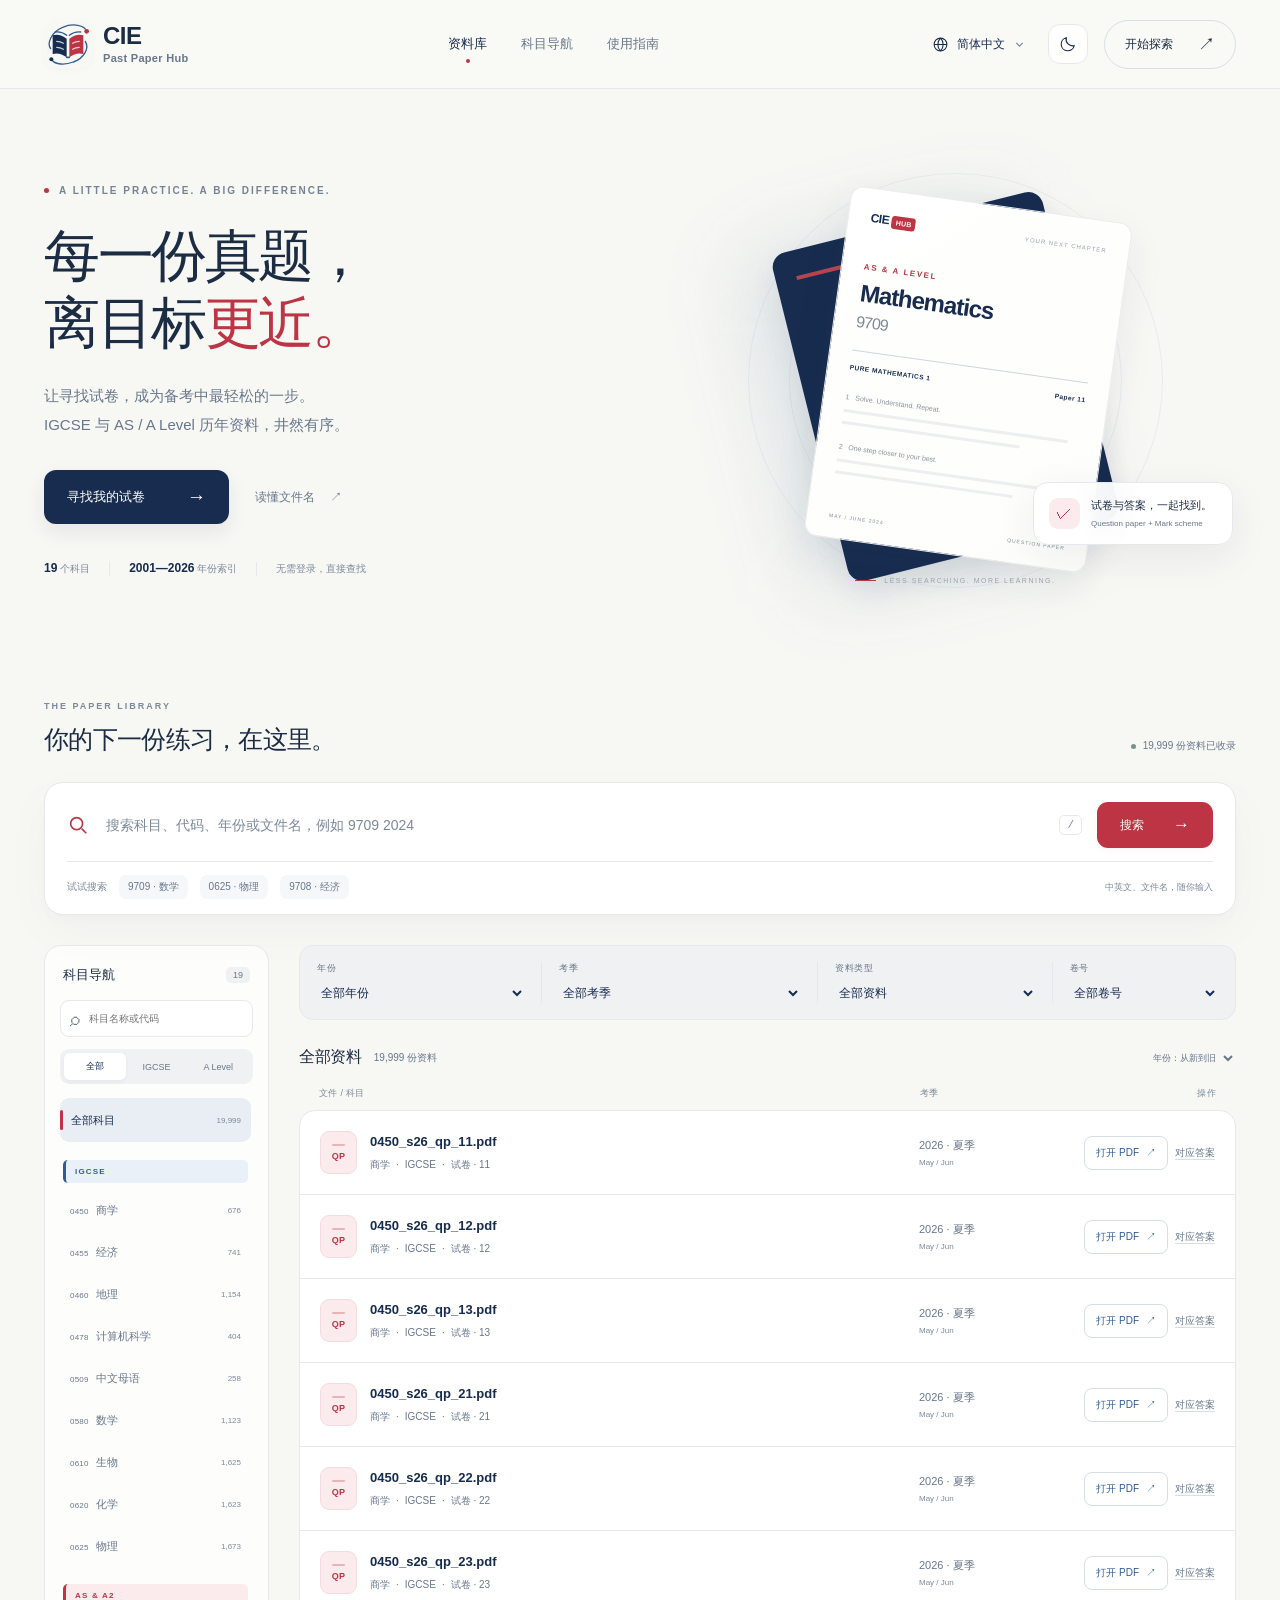
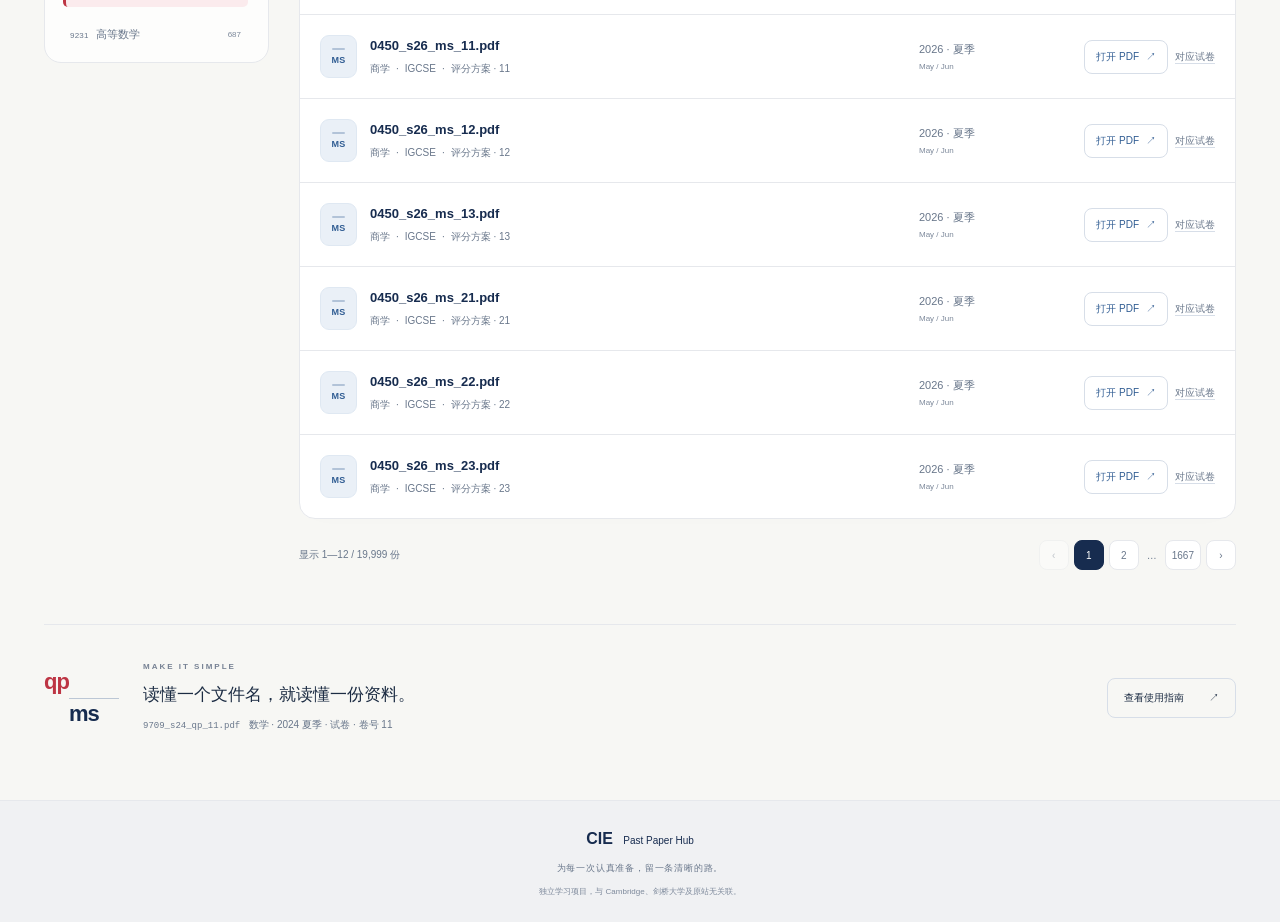
<file: index.html>
<!doctype html>
<html lang="zh-CN">
<head>
  <meta charset="utf-8">
  <meta name="viewport" content="width=device-width,initial-scale=1">
  <meta name="theme-color" content="#172c4f">
  <meta name="description" content="CIE Past Paper Hub：按科目、年份、考季及资料类型快速查找 IGCSE 与 AS/A Level 历年试卷。">
  <title>CIE Past Paper Hub</title>
  <script src="./appearance.js"></script>
  <link rel="icon" href="./favicon.svg" type="image/svg+xml">
  <link rel="stylesheet" href="./styles.css">
  <link rel="stylesheet" href="./appearance.css?v=20261011d">
  <script defer src="./data.js?v=20261011c"></script>
  <script defer src="./search.js?v=20261011c"></script>
  <script defer src="./i18n.js?v=20261011c"></script>
  <script defer src="./app.js?v=20261011c"></script>
</head>
<body>
  <a class="skip-link" href="#library" data-i18n="skip">跳转到资料库</a>
  <header class="site-header">
    <div class="header-inner">
      <a class="brand" href="./" aria-label="CIE Past Paper Hub 首页" data-i18n-aria="brandHome">
        <img class="brand-mark" src="./logo.svg" alt="">
        <span>CIE<span class="brand-sub">Past Paper Hub</span></span>
      </a>
      <nav aria-label="主导航" data-i18n-aria="mainNav">
        <a class="nav-current" href="#library" data-i18n="library">资料库</a>
        <a href="#subjects" id="browse-subjects" data-i18n="subjectNav">科目导航</a>
        <button class="nav-link" id="help-button" data-i18n="guide">使用指南</button>
      </nav>
      <div class="header-controls">
        <div class="language-control">
          <button class="language-trigger" id="language-trigger" type="button" aria-haspopup="menu" aria-expanded="false" aria-controls="language-menu" aria-label="选择语言" data-i18n-aria="chooseLanguage"><svg class="globe-icon" viewBox="0 0 24 24" fill="none" stroke="currentColor" stroke-width="1.5" aria-hidden="true"><circle cx="12" cy="12" r="9"/><path d="M3 12h18M12 3c5 5 5 13 0 18M12 3c-5 5-5 13 0 18"/></svg><span id="language-label">简体中文</span><svg class="menu-chevron" viewBox="0 0 16 16" fill="none" stroke="currentColor" stroke-width="1.5" aria-hidden="true"><path d="m4 6 4 4 4-4"/></svg></button>
          <div class="language-menu" id="language-menu" role="menu" aria-label="语言" data-i18n-aria="language" hidden>
            <span class="menu-eyebrow" data-i18n="language">语言</span>
            <button type="button" class="language-option" role="menuitemradio" data-language="en" aria-checked="false"><span class="language-badge" aria-hidden="true">EN</span><span>English</span><svg viewBox="0 0 16 16" fill="none" stroke="currentColor" stroke-width="1.8" aria-hidden="true"><path d="m3 8 3 3 7-7"/></svg></button>
            <button type="button" class="language-option" role="menuitemradio" data-language="zh-Hant" aria-checked="false"><span class="language-badge" aria-hidden="true">繁</span><span>繁體中文</span><svg viewBox="0 0 16 16" fill="none" stroke="currentColor" stroke-width="1.8" aria-hidden="true"><path d="m3 8 3 3 7-7"/></svg></button>
            <button type="button" class="language-option" role="menuitemradio" data-language="zh-Hans" aria-checked="true"><span class="language-badge" aria-hidden="true">简</span><span>简体中文</span><svg viewBox="0 0 16 16" fill="none" stroke="currentColor" stroke-width="1.8" aria-hidden="true"><path d="m3 8 3 3 7-7"/></svg></button>
          </div>
        </div>
        <button id="theme-toggle" class="theme-toggle" type="button" aria-label="深色模式" aria-pressed="false" data-i18n-aria="darkMode"><svg class="theme-moon" viewBox="0 0 24 24" fill="none" stroke="currentColor" stroke-width="1.5" aria-hidden="true"><path d="M20.3 14.3A8.8 8.8 0 0 1 9.7 3.7a8.8 8.8 0 1 0 10.6 10.6Z"/></svg><svg class="theme-sun" viewBox="0 0 24 24" fill="none" stroke="currentColor" stroke-width="1.5" aria-hidden="true"><circle cx="12" cy="12" r="4"/><path d="M12 2v2m0 16v2M2 12h2m16 0h2M4.9 4.9l1.4 1.4m11.4 11.4 1.4 1.4M4.9 19.1l1.4-1.4M17.7 6.3l1.4-1.4"/></svg></button>
        <a class="header-cta" href="#library" data-i18n="explore" data-i18n-html>开始探索 <span aria-hidden="true">↗</span></a>
      </div>
    </div>
  </header>
  <main>
    <section class="hero" aria-labelledby="hero-title">
      <div class="hero-copy">
        <div class="eyebrow"><span></span> A LITTLE PRACTICE. A BIG DIFFERENCE.</div>
        <h1 id="hero-title" data-i18n="heroTitle" data-i18n-html>每一份真题，<br>离目标<span class="red-word">更近。</span></h1>
        <p data-i18n="heroDescription" data-i18n-html>让寻找试卷，成为备考中最轻松的一步。<br>IGCSE 与 AS / A Level 历年资料，井然有序。</p>
        <div class="hero-actions"><a class="primary-button" href="#library" data-i18n="findPaper" data-i18n-html>寻找我的试卷 <span aria-hidden="true">→</span></a><button class="quiet-button" id="hero-guide" data-i18n="decodeFilename" data-i18n-html>读懂文件名 <span aria-hidden="true">↗</span></button></div>
        <div class="hero-facts"><span><strong id="subject-total">19</strong> <span data-i18n="subjectsUnit">个科目</span></span><span><strong id="year-range">2001—2026</strong> <span data-i18n="yearIndex">年份索引</span></span><span data-i18n="noLogin">无需登录，直接查找</span></div>
      </div>
      <div class="hero-visual" aria-hidden="true">
        <div class="orbit orbit-one"></div><div class="orbit orbit-two"></div>
        <div class="paper-shadow"></div>
        <div class="paper-back"></div>
        <div class="paper-preview">
          <div class="paper-top"><span class="mini-mark">CIE <b>HUB</b></span><span>YOUR NEXT CHAPTER</span></div>
          <div class="paper-level">AS & A LEVEL</div>
          <div class="paper-title">Mathematics<span>9709</span></div>
          <div class="paper-rule"></div>
          <div class="paper-detail"><span>PURE MATHEMATICS 1</span><span>Paper 11</span></div>
          <div class="paper-questions"><span>1 &nbsp; Solve. Understand. Repeat.</span><div></div><div></div><span>2 &nbsp; One step closer to your best.</span><div></div><div></div></div>
          <div class="paper-footer">MAY / JUNE 2024 <span>QUESTION PAPER</span></div>
        </div>
        <div class="floating-label"><span class="floating-icon">✓</span><span><span data-i18n="papersPaired">试卷与答案，一起找到。</span><small>Question paper + Mark scheme</small></span></div>
        <div class="visual-caption"><span></span> LESS SEARCHING. MORE LEARNING.</div>
      </div>
    </section>
    <section class="library-section" id="library" aria-labelledby="library-title">
      <div class="section-heading"><div><div class="eyebrow">THE PAPER LIBRARY</div><h2 id="library-title" data-i18n="libraryTitle">你的下一份练习，在这里。</h2></div><p><span class="status-dot"></span><span id="index-status">正在读取资料索引</span></p></div>
      <div class="search-panel">
        <form id="search-form" role="search">
          <label class="search-icon" for="global-search" aria-label="搜索" data-i18n-aria="search"><svg viewBox="0 0 24 24" fill="none" stroke="currentColor" stroke-width="1.8"><circle cx="10.5" cy="10.5" r="6.5"/><path d="m16 16 5 5"/></svg></label>
          <input type="search" id="global-search" autocomplete="off" maxlength="160" data-i18n-placeholder="searchPlaceholder" data-i18n-aria="searchLabel" placeholder="搜索科目、代码、年份或文件名，例如 9709 2024" aria-label="搜索科目、代码、年份或文件名">
          <kbd>/</kbd><button type="submit" class="search-submit" data-i18n="searchButton" data-i18n-html>搜索 <span aria-hidden="true">→</span></button>
        </form>
        <div class="search-history" id="search-history" hidden>
          <div id="subject-suggestions" hidden><div class="history-heading"><span data-i18n="matchingSubjects">匹配科目</span></div><div id="suggestion-items"></div></div>
          <div class="history-heading"><span data-i18n="recentSearches">最近搜索</span><button id="clear-history" type="button" data-i18n="clearAll">清空记录</button></div><div id="history-items"></div><p class="history-privacy" data-i18n="historyPrivacy">仅保存在此浏览器</p>
        </div>
        <div class="search-bottom"><span data-i18n="trySearch">试试搜索</span><button data-query="9709 2024" data-i18n="quickMath">9709 · 数学</button><button data-query="0625 2024" data-i18n="quickPhysics">0625 · 物理</button><button data-query="9708 2024" data-i18n="quickEconomics">9708 · 经济</button><span class="search-hint" data-i18n="searchHint">中英文、文件名，随你输入</span></div>
      </div>
      <div class="library-layout">
        <aside class="sidebar" id="subjects" aria-label="按科目浏览" data-i18n-aria="browseBySubject">
          <div class="sidebar-heading"><h3 data-i18n="subjectNav">科目导航</h3><span id="sidebar-total">19</span></div>
          <label class="subject-search-label"><span aria-hidden="true">⌕</span><input id="subject-search" type="search" data-i18n-placeholder="subjectPlaceholder" data-i18n-aria="subjectSearchLabel" placeholder="科目名称或代码" aria-label="筛选科目列表"></label>
          <div class="level-switch" aria-label="课程类别" data-i18n-aria="qualification"><button data-level="" class="active" aria-pressed="true" data-i18n="all">全部</button><button data-level="IGCSE" aria-pressed="false">IGCSE</button><button data-level="A Level" aria-pressed="false">A Level</button></div>
          <div id="subject-list"></div>
        </aside>
        <div class="results-area">
          <div class="filter-bar">
            <div class="filter-field"><label for="year-select" data-i18n="year">年份</label><select id="year-select"><option value="">全部年份</option></select></div>
            <div class="filter-field"><label for="season-select" data-i18n="season">考季</label><select id="season-select"><option value="">全部考季</option><option value="m">春季 · Feb / Mar</option><option value="s">夏季 · May / Jun</option><option value="w">冬季 · Oct / Nov</option><option value="y">通用 / 全年</option></select></div>
            <div class="filter-field"><label for="type-select" data-i18n="documentType">资料类型</label><select id="type-select"><option value="">全部资料</option></select></div>
            <div class="filter-field compact"><label for="component-select" data-i18n="component">卷号</label><select id="component-select"><option value="">全部卷号</option></select></div>
          </div>
          <div class="result-heading"><div><h3 id="result-title">全部资料</h3><span id="result-count" role="status" aria-live="polite"></span></div><div class="result-tools"><button id="reset-button" class="reset-button" hidden data-i18n="reset">重置筛选</button><label class="sr-only" for="sort-select" data-i18n="sort">排序</label><select id="sort-select"><option value="newest">年份：从新到旧</option><option value="oldest">年份：从旧到新</option><option value="filename">按文件名排序</option></select></div></div>
          <div id="active-filters" class="active-filters" aria-label="当前筛选条件" data-i18n-aria="activeFilters"></div>
          <div class="list-heading"><span data-i18n="fileSubject">文件 / 科目</span><span data-i18n="season">考季</span><span data-i18n="actions">操作</span></div>
          <div id="paper-list" class="paper-list"></div>
          <div id="pagination" class="pagination" aria-label="结果分页" data-i18n-aria="pagination"></div>
          
        </div>
      </div>
    </section>
    <section class="guide-strip"><div class="guide-symbol">qp<span>ms</span></div><div><div class="eyebrow">MAKE IT SIMPLE</div><h2 data-i18n="filenameStripTitle">读懂一个文件名，就读懂一份资料。</h2><p data-i18n="filenameStripExample" data-i18n-html><code>9709_s24_qp_11.pdf</code> &nbsp; 数学 · 2024 夏季 · 试卷 · 卷号 11</p></div><button class="outline-button" id="bottom-guide" data-i18n="viewGuide" data-i18n-html>查看使用指南 <span aria-hidden="true">↗</span></button></section>
  </main>
  <footer><a class="footer-brand" href="./">CIE <span>Past Paper Hub</span></a><p data-i18n="footerTagline">为每一次认真准备，留一条清晰的路。</p><div data-i18n="independent">独立学习项目，与 Cambridge、剑桥大学及原站无关联。</div></footer>
  <dialog id="guide-dialog" aria-labelledby="guide-title"><div class="dialog-heading"><span class="eyebrow">A QUICK GUIDE</span><button id="close-guide" aria-label="关闭使用指南" data-i18n-aria="closeGuide">×</button></div><h2 id="guide-title" data-i18n="guideTitle">找到试卷，只需几步。</h2><ol><li><strong data-i18n="guideStep1">先找科目</strong><p data-i18n="guideStep1Body">点击左侧科目，或直接输入中文名、英文名、四位代码。</p></li><li><strong data-i18n="guideStep2">缩小范围</strong><p data-i18n="guideStep2Body" data-i18n-html>年份、考季、资料类型和卷号可以同时筛选。搜索支持多个关键词，例如 <code>9709 2024 夏季 答案</code>。</p></li><li><strong data-i18n="guideStep3">配对练习与答案</strong><p data-i18n="guideStep3Body">QP 是试卷，MS 是评分方案，ER 是考官报告，GT 是等级阈值。点击“对应答案”可找到相同年份、考季和卷号的 MS。</p></li></ol><div class="filename-guide"><div class="filename-grid" role="group" data-i18n-aria="filenameDescription" aria-label="9709_s24_qp_11.pdf：科目代码 9709，2024 年夏季，试卷，卷号 11"><code class="filename-token red">9709</code><code class="filename-separator" aria-hidden="true">_</code><code class="filename-token">s24</code><code class="filename-separator" aria-hidden="true">_</code><code class="filename-token red">qp</code><code class="filename-separator" aria-hidden="true">_</code><code class="filename-token">11</code><code class="filename-extension">.pdf</code><span class="filename-label label-subject" data-i18n="subjectCode">科目代码</span><span class="filename-label label-season" data-i18n="summer2024">夏季 2024</span><span class="filename-label label-type" data-i18n="questionPaper">试卷</span><span class="filename-label label-component" data-i18n="component">卷号</span></div></div><p class="dialog-note" data-i18n="guideNote">考季对应：m = 二/三月；s = 五/六月；w = 十/十一月。部分通用资料不属于单一考季。原站文件在新标签页中打开，可使用浏览器 PDF 工具栏保存。索引备份与 PDF 实体备份是两件事。</p><a class="catalog-link" href="./catalog.json" download data-i18n="downloadIndex" data-i18n-html>下载资料索引 JSON <span aria-hidden="true">↓</span></a><p id="guide-status" class="dialog-note"></p></dialog>
  <noscript><p class="noscript">请启用 JavaScript 使用搜索与筛选。也可以<a href="./catalog.json">下载完整资料索引</a>。</p></noscript>
</body>
</html>
</file>
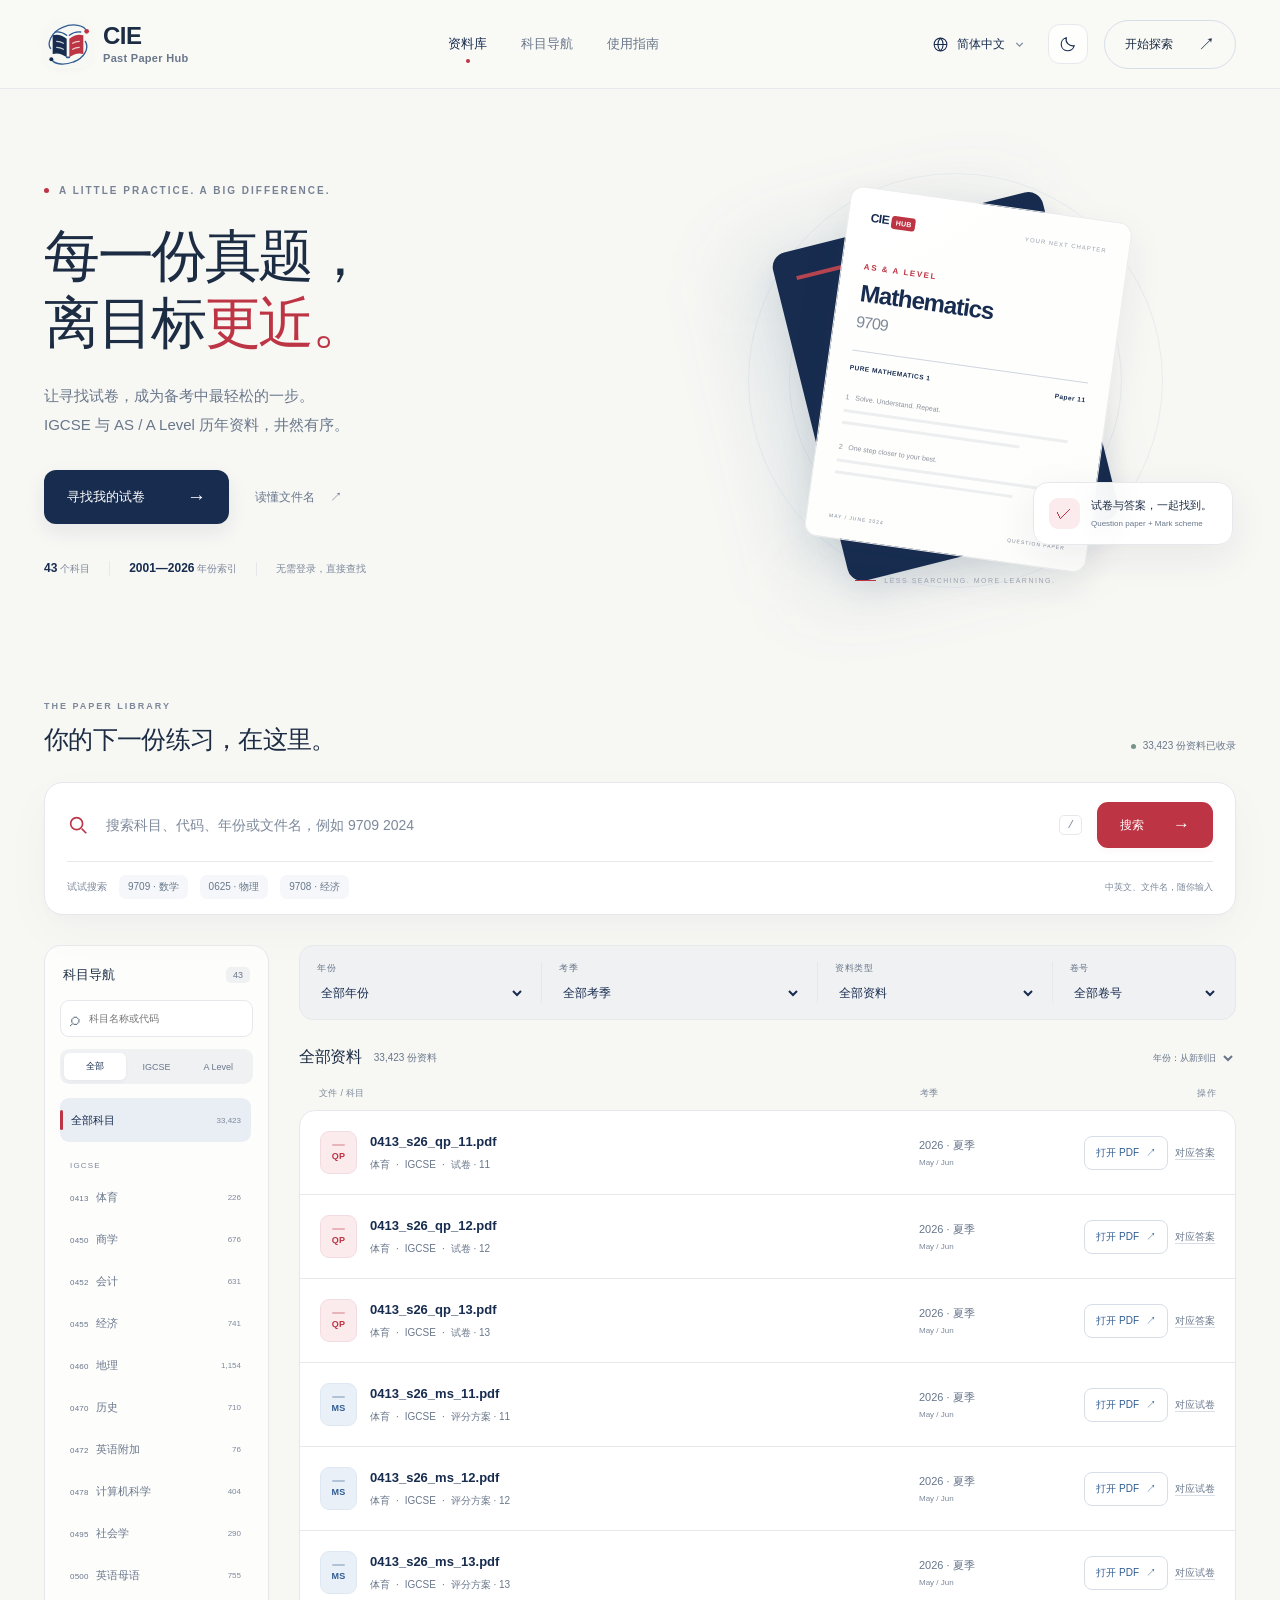
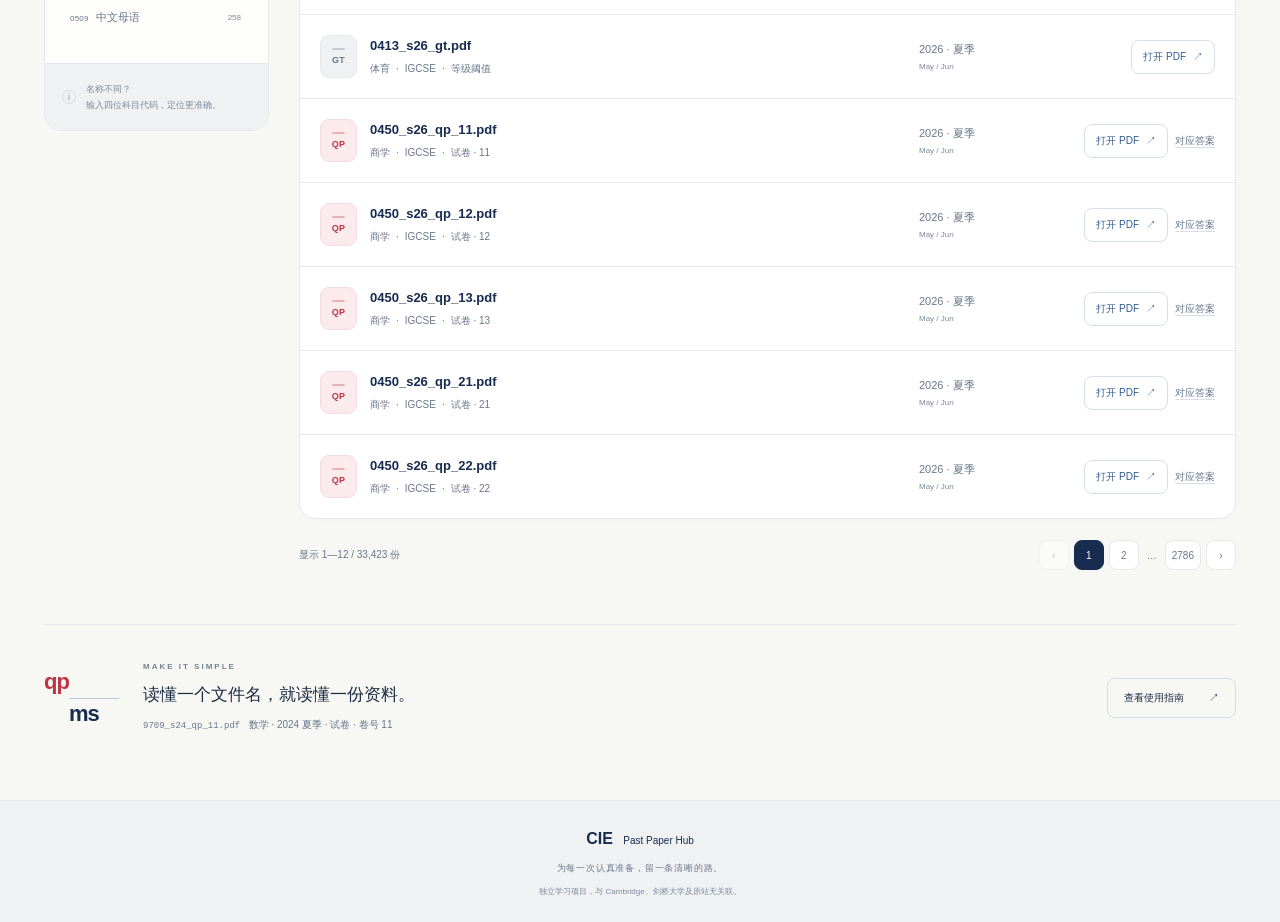
<file: full/index.html>
<!doctype html>
<html lang="zh-CN">
<head>
  <meta charset="utf-8">
  <meta name="viewport" content="width=device-width,initial-scale=1">
  <meta name="theme-color" content="#172c4f">
  <meta name="description" content="CIE Past Paper Hub：按科目、年份、考季及资料类型快速查找 IGCSE 与 AS/A Level 历年试卷。">
  <title>CIE Past Paper Hub</title>
  <script src="./appearance.js"></script>
  <link rel="icon" href="./favicon.svg" type="image/svg+xml">
  <link rel="stylesheet" href="./styles.css">
  <link rel="stylesheet" href="./appearance.css">
  <script defer src="./data.js"></script>
  <script defer src="./search.js"></script>
  <script defer src="./i18n.js"></script>
  <script defer src="./app.js"></script>
</head>
<body>
  <a class="skip-link" href="#library" data-i18n="skip">跳转到资料库</a>
  <header class="site-header">
    <div class="header-inner">
      <a class="brand" href="./" aria-label="CIE Past Paper Hub 首页" data-i18n-aria="brandHome">
        <img class="brand-mark" src="./logo.svg" alt="">
        <span>CIE<span class="brand-sub">Past Paper Hub</span></span>
      </a>
      <nav aria-label="主导航" data-i18n-aria="mainNav">
        <a class="nav-current" href="#library" data-i18n="library">资料库</a>
        <a href="#subjects" id="browse-subjects" data-i18n="subjectNav">科目导航</a>
        <button class="nav-link" id="help-button" data-i18n="guide">使用指南</button>
      </nav>
      <div class="header-controls">
        <div class="language-control">
          <button class="language-trigger" id="language-trigger" type="button" aria-haspopup="menu" aria-expanded="false" aria-controls="language-menu" aria-label="选择语言" data-i18n-aria="chooseLanguage"><svg class="globe-icon" viewBox="0 0 24 24" fill="none" stroke="currentColor" stroke-width="1.5" aria-hidden="true"><circle cx="12" cy="12" r="9"/><path d="M3 12h18M12 3c5 5 5 13 0 18M12 3c-5 5-5 13 0 18"/></svg><span id="language-label">简体中文</span><svg class="menu-chevron" viewBox="0 0 16 16" fill="none" stroke="currentColor" stroke-width="1.5" aria-hidden="true"><path d="m4 6 4 4 4-4"/></svg></button>
          <div class="language-menu" id="language-menu" role="menu" aria-label="语言" data-i18n-aria="language" hidden>
            <span class="menu-eyebrow" data-i18n="language">语言</span>
            <button type="button" class="language-option" role="menuitemradio" data-language="en" aria-checked="false"><span class="language-badge" aria-hidden="true">EN</span><span>English</span><svg viewBox="0 0 16 16" fill="none" stroke="currentColor" stroke-width="1.8" aria-hidden="true"><path d="m3 8 3 3 7-7"/></svg></button>
            <button type="button" class="language-option" role="menuitemradio" data-language="zh-Hant" aria-checked="false"><span class="language-badge" aria-hidden="true">繁</span><span>繁體中文</span><svg viewBox="0 0 16 16" fill="none" stroke="currentColor" stroke-width="1.8" aria-hidden="true"><path d="m3 8 3 3 7-7"/></svg></button>
            <button type="button" class="language-option" role="menuitemradio" data-language="zh-Hans" aria-checked="true"><span class="language-badge" aria-hidden="true">简</span><span>简体中文</span><svg viewBox="0 0 16 16" fill="none" stroke="currentColor" stroke-width="1.8" aria-hidden="true"><path d="m3 8 3 3 7-7"/></svg></button>
          </div>
        </div>
        <button id="theme-toggle" class="theme-toggle" type="button" aria-label="深色模式" aria-pressed="false" data-i18n-aria="darkMode"><svg class="theme-moon" viewBox="0 0 24 24" fill="none" stroke="currentColor" stroke-width="1.5" aria-hidden="true"><path d="M20.3 14.3A8.8 8.8 0 0 1 9.7 3.7a8.8 8.8 0 1 0 10.6 10.6Z"/></svg><svg class="theme-sun" viewBox="0 0 24 24" fill="none" stroke="currentColor" stroke-width="1.5" aria-hidden="true"><circle cx="12" cy="12" r="4"/><path d="M12 2v2m0 16v2M2 12h2m16 0h2M4.9 4.9l1.4 1.4m11.4 11.4 1.4 1.4M4.9 19.1l1.4-1.4M17.7 6.3l1.4-1.4"/></svg></button>
        <a class="header-cta" href="#library" data-i18n="explore" data-i18n-html>开始探索 <span aria-hidden="true">↗</span></a>
      </div>
    </div>
  </header>
  <main>
    <section class="hero" aria-labelledby="hero-title">
      <div class="hero-copy">
        <div class="eyebrow"><span></span> A LITTLE PRACTICE. A BIG DIFFERENCE.</div>
        <h1 id="hero-title" data-i18n="heroTitle" data-i18n-html>每一份真题，<br>离目标<span class="red-word">更近。</span></h1>
        <p data-i18n="heroDescription" data-i18n-html>让寻找试卷，成为备考中最轻松的一步。<br>IGCSE 与 AS / A Level 历年资料，井然有序。</p>
        <div class="hero-actions"><a class="primary-button" href="#library" data-i18n="findPaper" data-i18n-html>寻找我的试卷 <span aria-hidden="true">→</span></a><button class="quiet-button" id="hero-guide" data-i18n="decodeFilename" data-i18n-html>读懂文件名 <span aria-hidden="true">↗</span></button></div>
        <div class="hero-facts"><span><strong id="subject-total">43</strong> <span data-i18n="subjectsUnit">个科目</span></span><span><strong id="year-range">2001—2026</strong> <span data-i18n="yearIndex">年份索引</span></span><span data-i18n="noLogin">无需登录，直接查找</span></div>
      </div>
      <div class="hero-visual" aria-hidden="true">
        <div class="orbit orbit-one"></div><div class="orbit orbit-two"></div>
        <div class="paper-shadow"></div>
        <div class="paper-back"></div>
        <div class="paper-preview">
          <div class="paper-top"><span class="mini-mark">CIE <b>HUB</b></span><span>YOUR NEXT CHAPTER</span></div>
          <div class="paper-level">AS & A LEVEL</div>
          <div class="paper-title">Mathematics<span>9709</span></div>
          <div class="paper-rule"></div>
          <div class="paper-detail"><span>PURE MATHEMATICS 1</span><span>Paper 11</span></div>
          <div class="paper-questions"><span>1 &nbsp; Solve. Understand. Repeat.</span><div></div><div></div><span>2 &nbsp; One step closer to your best.</span><div></div><div></div></div>
          <div class="paper-footer">MAY / JUNE 2024 <span>QUESTION PAPER</span></div>
        </div>
        <div class="floating-label"><span class="floating-icon">✓</span><span><span data-i18n="papersPaired">试卷与答案，一起找到。</span><small>Question paper + Mark scheme</small></span></div>
        <div class="visual-caption"><span></span> LESS SEARCHING. MORE LEARNING.</div>
      </div>
    </section>
    <section class="library-section" id="library" aria-labelledby="library-title">
      <div class="section-heading"><div><div class="eyebrow">THE PAPER LIBRARY</div><h2 id="library-title" data-i18n="libraryTitle">你的下一份练习，在这里。</h2></div><p><span class="status-dot"></span><span id="index-status">正在读取资料索引</span></p></div>
      <div class="search-panel">
        <form id="search-form" role="search">
          <label class="search-icon" for="global-search" aria-label="搜索" data-i18n-aria="search"><svg viewBox="0 0 24 24" fill="none" stroke="currentColor" stroke-width="1.8"><circle cx="10.5" cy="10.5" r="6.5"/><path d="m16 16 5 5"/></svg></label>
          <input type="search" id="global-search" autocomplete="off" maxlength="160" data-i18n-placeholder="searchPlaceholder" data-i18n-aria="searchLabel" placeholder="搜索科目、代码、年份或文件名，例如 9709 2024" aria-label="搜索科目、代码、年份或文件名">
          <kbd>/</kbd><button type="submit" class="search-submit" data-i18n="searchButton" data-i18n-html>搜索 <span aria-hidden="true">→</span></button>
        </form>
        <div class="search-history" id="search-history" hidden><div class="history-heading"><span data-i18n="recentSearches">最近搜索</span><button id="clear-history" type="button" data-i18n="clearAll">清空记录</button></div><div id="history-items"></div><p class="history-privacy" data-i18n="historyPrivacy">仅保存在此浏览器</p></div>
        <div class="search-bottom"><span data-i18n="trySearch">试试搜索</span><button data-query="9709 2024" data-i18n="quickMath">9709 · 数学</button><button data-query="0625 2024" data-i18n="quickPhysics">0625 · 物理</button><button data-query="9708 2024" data-i18n="quickEconomics">9708 · 经济</button><span class="search-hint" data-i18n="searchHint">中英文、文件名，随你输入</span></div>
      </div>
      <div class="library-layout">
        <aside class="sidebar" id="subjects" aria-label="按科目浏览" data-i18n-aria="browseBySubject">
          <div class="sidebar-heading"><h3 data-i18n="subjectNav">科目导航</h3><span id="sidebar-total">43</span></div>
          <label class="subject-search-label"><span aria-hidden="true">⌕</span><input id="subject-search" type="search" data-i18n-placeholder="subjectPlaceholder" data-i18n-aria="subjectSearchLabel" placeholder="科目名称或代码" aria-label="筛选科目列表"></label>
          <div class="level-switch" aria-label="课程类别" data-i18n-aria="qualification"><button data-level="" class="active" aria-pressed="true" data-i18n="all">全部</button><button data-level="IGCSE" aria-pressed="false">IGCSE</button><button data-level="A Level" aria-pressed="false">A Level</button></div>
          <div id="subject-list"></div>
          <div class="sidebar-note"><span class="note-icon">i</span><p data-i18n="subjectTip" data-i18n-html>名称不同？<br>输入四位科目代码，定位更准确。</p></div>
        </aside>
        <div class="results-area">
          <div class="filter-bar">
            <div class="filter-field"><label for="year-select" data-i18n="year">年份</label><select id="year-select"><option value="">全部年份</option></select></div>
            <div class="filter-field"><label for="season-select" data-i18n="season">考季</label><select id="season-select"><option value="">全部考季</option><option value="m">春季 · Feb / Mar</option><option value="s">夏季 · May / Jun</option><option value="w">冬季 · Oct / Nov</option><option value="y">通用 / 全年</option></select></div>
            <div class="filter-field"><label for="type-select" data-i18n="documentType">资料类型</label><select id="type-select"><option value="">全部资料</option></select></div>
            <div class="filter-field compact"><label for="component-select" data-i18n="component">卷号</label><select id="component-select"><option value="">全部卷号</option></select></div>
          </div>
          <div class="result-heading"><div><h3 id="result-title">全部资料</h3><span id="result-count" role="status" aria-live="polite"></span></div><div class="result-tools"><button id="reset-button" class="reset-button" hidden data-i18n="reset">重置筛选</button><label class="sr-only" for="sort-select" data-i18n="sort">排序</label><select id="sort-select"><option value="newest">年份：从新到旧</option><option value="oldest">年份：从旧到新</option><option value="filename">按文件名排序</option></select></div></div>
          <div id="active-filters" class="active-filters" aria-label="当前筛选条件" data-i18n-aria="activeFilters"></div>
          <div class="list-heading"><span data-i18n="fileSubject">文件 / 科目</span><span data-i18n="season">考季</span><span data-i18n="actions">操作</span></div>
          <div id="paper-list" class="paper-list"></div>
          <div id="pagination" class="pagination" aria-label="结果分页" data-i18n-aria="pagination"></div>
          
        </div>
      </div>
    </section>
    <section class="guide-strip"><div class="guide-symbol">qp<span>ms</span></div><div><div class="eyebrow">MAKE IT SIMPLE</div><h2 data-i18n="filenameStripTitle">读懂一个文件名，就读懂一份资料。</h2><p data-i18n="filenameStripExample" data-i18n-html><code>9709_s24_qp_11.pdf</code> &nbsp; 数学 · 2024 夏季 · 试卷 · 卷号 11</p></div><button class="outline-button" id="bottom-guide" data-i18n="viewGuide" data-i18n-html>查看使用指南 <span aria-hidden="true">↗</span></button></section>
  </main>
  <footer><a class="footer-brand" href="./">CIE <span>Past Paper Hub</span></a><p data-i18n="footerTagline">为每一次认真准备，留一条清晰的路。</p><div data-i18n="independent">独立学习项目，与 Cambridge、剑桥大学及原站无关联。</div></footer>
  <dialog id="guide-dialog" aria-labelledby="guide-title"><div class="dialog-heading"><span class="eyebrow">A QUICK GUIDE</span><button id="close-guide" aria-label="关闭使用指南" data-i18n-aria="closeGuide">×</button></div><h2 id="guide-title" data-i18n="guideTitle">找到试卷，只需几步。</h2><ol><li><strong data-i18n="guideStep1">先找科目</strong><p data-i18n="guideStep1Body">点击左侧科目，或直接输入中文名、英文名、四位代码。</p></li><li><strong data-i18n="guideStep2">缩小范围</strong><p data-i18n="guideStep2Body" data-i18n-html>年份、考季、资料类型和卷号可以同时筛选。搜索支持多个关键词，例如 <code>9709 2024 夏季 答案</code>。</p></li><li><strong data-i18n="guideStep3">配对练习与答案</strong><p data-i18n="guideStep3Body">QP 是试卷，MS 是评分方案，ER 是考官报告，GT 是等级阈值。点击“对应答案”可找到相同年份、考季和卷号的 MS。</p></li></ol><div class="filename-guide"><div class="filename-grid" role="group" data-i18n-aria="filenameDescription" aria-label="9709_s24_qp_11.pdf：科目代码 9709，2024 年夏季，试卷，卷号 11"><code class="filename-token red">9709</code><code class="filename-separator" aria-hidden="true">_</code><code class="filename-token">s24</code><code class="filename-separator" aria-hidden="true">_</code><code class="filename-token red">qp</code><code class="filename-separator" aria-hidden="true">_</code><code class="filename-token">11</code><code class="filename-extension">.pdf</code><span class="filename-label label-subject" data-i18n="subjectCode">科目代码</span><span class="filename-label label-season" data-i18n="summer2024">夏季 2024</span><span class="filename-label label-type" data-i18n="questionPaper">试卷</span><span class="filename-label label-component" data-i18n="component">卷号</span></div></div><p class="dialog-note" data-i18n="guideNote">考季对应：m = 二/三月；s = 五/六月；w = 十/十一月。部分通用资料不属于单一考季。原站文件在新标签页中打开，可使用浏览器 PDF 工具栏保存。索引备份与 PDF 实体备份是两件事。</p><a class="catalog-link" href="./catalog.json" download data-i18n="downloadIndex" data-i18n-html>下载资料索引 JSON <span aria-hidden="true">↓</span></a><p id="guide-status" class="dialog-note"></p></dialog>
  <noscript><p class="noscript">请启用 JavaScript 使用搜索与筛选。也可以<a href="./catalog.json">下载完整资料索引</a>。</p></noscript>
</body>
</html>
</file>
<file: styles.css>
:root{--navy:#172c4f;--blue:#315d93;--red:#bd3544;--red-soft:#fbebed;--ink:#1c2c43;--muted:#778294;--paper:#f7f7f4;--line:#e6e8ec;--white:#fff;--shadow:0 16px 50px #1a2d4b08;font-family:-apple-system,BlinkMacSystemFont,"SF Pro Display","PingFang SC","Microsoft YaHei",sans-serif;color:var(--ink);background:var(--paper);font-synthesis:none}
*{box-sizing:border-box}html{scroll-behavior:smooth;scroll-padding-top:96px}body{margin:0}button,input,select{font:inherit}button,a,input,select{-webkit-tap-highlight-color:transparent}button{cursor:pointer}button:disabled{cursor:default;opacity:.4}a{color:inherit;text-decoration:none}button{color:inherit}button:focus-visible,a:focus-visible,input:focus-visible,select:focus-visible{outline:3px solid #648fc6;outline-offset:4px}button{border:0}button[hidden],[hidden]{display:none!important}.sr-only{position:absolute;width:1px;height:1px;padding:0;overflow:hidden;clip:rect(0,0,0,0);white-space:nowrap}.skip-link{position:fixed;top:-60px;left:20px;padding:14px;background:var(--navy);color:white;z-index:100}.skip-link:focus{top:10px}.site-header{position:sticky;top:0;z-index:20;background:var(--header-bg);backdrop-filter:blur(20px);border-bottom:1px solid var(--line)}.header-inner{max-width:1280px;padding:0 44px;margin:auto;height:88px;display:flex;align-items:center;justify-content:space-between;gap:30px}.brand{display:flex;gap:13px;align-items:center;font-size:24px;font-weight:750;letter-spacing:-.5px;line-height:1.05}.brand-sub{display:block;font-size:11px;font-weight:600;letter-spacing:.3px;margin-top:5px}.brand-mark{position:relative;width:35px;height:36px;display:block}.brand-mark i{position:absolute;top:2px;width:12px;height:30px;transform:skewY(-13deg);border-radius:2px;background:var(--navy)}.brand-mark i:first-child{left:0}.brand-mark i:nth-child(2){left:15px;background:var(--red);height:33px}.brand-mark i:nth-child(3){top:30px;left:0;width:27px;height:3px;background:var(--navy);transform:none;border-radius:1px}.site-header nav{display:flex;gap:34px;font-size:13px;align-items:center}.nav-link{padding:10px 0;background:none;font-size:13px;color:var(--text-secondary)}.site-header nav a{padding:10px 0;color:var(--text-secondary)}.site-header nav .nav-current{color:var(--heading);font-weight:650;position:relative}.nav-current:after{content:"";position:absolute;width:4px;height:4px;background:var(--red);border-radius:50%;bottom:0;left:calc(50% - 2px)}.header-cta{font-size:12px;display:flex;align-items:center;gap:25px;border:1px solid var(--line-strong);border-radius:100px;padding:12px 20px}.header-cta span{font-size:17px}.hero{max-width:1280px;margin:auto;padding:68px 44px 65px;display:grid;grid-template-columns:1.07fr 1fr;gap:30px;align-items:center;min-height:580px}.eyebrow{font-size:10px;font-weight:650;letter-spacing:2px;color:var(--muted);display:flex;gap:10px;align-items:center}.eyebrow>span{width:5px;height:5px;background:var(--red);border-radius:50%}h1{font-size:clamp(40px,4.35vw,61px);line-height:1.2;letter-spacing:-2.4px;font-weight:700;margin:27px 0 24px}.red-word{color:var(--accent-text)}.hero-copy>p{font-size:15px;color:var(--text-secondary);line-height:1.95;margin:0}.hero-actions{display:flex;align-items:center;gap:26px;margin-top:31px}.primary-button{display:flex;gap:42px;align-items:center;padding:16px 23px;background:var(--navy);color:white;border-radius:12px;font-size:13px;box-shadow:0 8px 20px #172c4f14;transition:transform .2s,background .2s}.primary-button:hover{background:#254875;transform:translateY(-2px)}.primary-button span{font-size:19px}.quiet-button{font-size:12px;color:var(--text-secondary);background:none;display:flex;gap:15px;align-items:center;padding:15px 0}.hero-facts{display:flex;gap:19px;margin-top:37px;font-size:10px;color:var(--text-muted);align-items:center}.hero-facts span+span{border-left:1px solid var(--line);padding-left:19px}.hero-facts strong{font-weight:650;font-size:12px;color:var(--heading)}.hero-visual{height:410px;position:relative;display:flex;align-items:center;justify-content:center;isolation:isolate}.orbit{position:absolute;border:1px solid #dce2ea;border-radius:50%;z-index:-1;opacity:.55}.orbit-one{width:415px;height:415px}.orbit-two{width:333px;height:333px}.paper-shadow{position:absolute;width:275px;height:340px;top:50px;left:100px;background:#486e9529;filter:blur(40px);transform:rotate(-13deg);border-radius:20px;z-index:-1}.paper-back{position:absolute;top:39px;width:278px;height:338px;border-radius:15px;background:var(--navy);transform:rotate(-14deg) translateX(-10px);box-shadow:0 15px 30px #20325315}.paper-back:after{content:"";position:absolute;left:21px;right:21px;top:26px;height:4px;background:#b74551}.paper-preview{width:284px;height:353px;background:linear-gradient(140deg,#fff,#fdfdfb);padding:22px;transform:rotate(8deg) translate(13px,-3px);border:1px solid #ececec;border-radius:13px;box-shadow:0 15px 40px #263d5214;position:relative}.paper-top{display:flex;align-items:center;justify-content:space-between;font-size:6px;letter-spacing:1px;color:#98a0ab}.mini-mark{font-size:12px;font-weight:800;color:var(--heading);letter-spacing:-.5px}.mini-mark b{background:var(--red);padding:3px 4px;font-size:7px;letter-spacing:.3px;color:white;border-radius:3px}.paper-level{font-size:8px;font-weight:650;letter-spacing:1.6px;color:var(--accent-text);margin-top:38px}.paper-title{font-size:24px;font-weight:700;letter-spacing:-1px;margin-top:8px;color:var(--heading)}.paper-title>span{display:block;font-size:16px;font-weight:400;margin-top:6px;color:#7f8a98}.paper-rule{height:1px;background:#cfd6df;margin:19px 0 13px}.paper-detail{display:flex;justify-content:space-between;font-size:6.5px;font-weight:600;letter-spacing:.5px}.paper-questions{font-size:7px;color:#8b929b;margin-top:23px}.paper-questions div{height:3px;background:#eceef0;margin:9px 0;max-width:95%}.paper-questions div:nth-of-type(even){width:75%;margin-bottom:19px}.paper-footer{position:absolute;bottom:19px;left:22px;right:22px;display:flex;justify-content:space-between;font-size:5px;color:#a1a6ad;letter-spacing:1px}.floating-label{position:absolute;bottom:41px;right:3px;background:var(--glass-bg);backdrop-filter:blur(16px);border:1px solid var(--line);border-radius:12px;padding:15px 20px 15px 15px;box-shadow:0 12px 40px #1a2d4b12;display:flex;gap:11px;align-items:center;font-size:11px;font-weight:600}.floating-icon{width:31px;height:31px;display:grid;place-items:center;border-radius:9px;background:var(--red-soft);color:var(--accent-text);font-size:16px}.floating-label small{display:block;font-size:8px;color:var(--text-secondary);margin-top:6px;font-weight:400}.visual-caption{position:absolute;bottom:2px;left:calc(50% - 100px);display:flex;align-items:center;gap:8px;font-size:7px;letter-spacing:1.5px;color:#9aa2ae}.visual-caption>span{width:21px;height:1px;background:var(--red)}.library-section{max-width:1280px;margin:auto;padding:32px 44px 54px}.section-heading{display:flex;justify-content:space-between;gap:20px;align-items:end;margin-bottom:26px}.section-heading .eyebrow{font-size:9px;letter-spacing:2px;color:var(--text-muted)}.section-heading h2{font-size:25px;font-weight:650;letter-spacing:-.7px;margin:12px 0 0}.section-heading>p{display:flex;gap:7px;align-items:center;font-size:10px;margin:0 0 3px;color:var(--text-secondary)}.status-dot{width:5px;height:5px;background:#76948c;border-radius:50%}.search-panel{background:var(--surface);border:1px solid var(--line);border-radius:15px;box-shadow:var(--shadow);margin-bottom:30px;padding:15px 20px 13px}.search-panel form{display:flex;align-items:center;gap:15px}.search-icon{color:var(--accent-text);display:flex}.search-icon svg{width:22px;height:22px}.search-panel input{border:0;background:transparent;flex:1;min-width:0;height:44px;font-size:14px;color:var(--ink);outline:none}.search-panel input::placeholder{color:var(--text-muted)}.search-panel:focus-within{border-color:var(--focus-border);box-shadow:0 0 0 3px #9faec211}.search-panel kbd{border:1px solid var(--line);border-radius:5px;padding:3px 7px;font-size:11px;color:var(--text-muted)}.search-submit{background:var(--red);border-radius:9px;padding:12px 22px;font-size:12px;color:white;display:flex;gap:29px;align-items:center}.search-submit:hover{background:#a52c3a}.search-submit>span{font-size:17px}.search-bottom{display:flex;align-items:center;gap:12px;margin-top:11px;padding-top:11px;border-top:1px solid var(--line);font-size:10px;color:var(--text-muted)}.search-bottom button{padding:5px 9px;border-radius:5px;background:var(--surface-hover);color:var(--text-secondary);font-size:10px}.search-bottom button:hover{background:var(--surface-active);color:var(--heading)}.search-hint{margin-left:auto;font-size:9px}.library-layout{display:grid;grid-template-columns:225px 1fr;gap:30px;align-items:start}.sidebar{border:1px solid var(--line);border-radius:13px;background:var(--panel-bg);padding:20px 15px 0;overflow:hidden}.sidebar-heading{display:flex;justify-content:space-between;align-items:center;margin:0 3px 16px}.sidebar-heading h3{font-size:13px;margin:0;font-weight:650}.sidebar-heading>span{font-size:9px;color:var(--text-secondary);background:var(--surface-muted);padding:3px 7px;border-radius:5px}.subject-search-label{display:flex;align-items:center;gap:7px;border:1px solid var(--line);border-radius:7px;background:var(--surface);padding:7px 9px;color:var(--text-secondary)}.subject-search-label>span{font-size:19px;line-height:1}.subject-search-label input{width:100%;min-width:0;border:0;outline:none;background:none;font-size:10px;height:17px}.subject-search-label:focus-within{border-color:var(--focus-border)}.level-switch{display:flex;padding:3px;border-radius:7px;background:var(--surface-muted);margin:12px 0 14px}.level-switch button{background:none;padding:7px 0;flex:1;font-size:9px;color:var(--text-secondary);border-radius:5px}.level-switch button.active{background:var(--surface);color:var(--heading);box-shadow:0 2px 4px #1a2d4b0c;font-weight:600}#subject-list{max-height:548px;overflow:auto;padding-right:2px;scrollbar-width:thin;scrollbar-color:var(--line) transparent}.subject-button{display:flex;gap:8px;align-items:center;justify-content:space-between;width:100%;text-align:left;background:transparent;padding:12px 10px;border-radius:7px;font-size:11px;color:var(--text-secondary);margin-bottom:3px}.subject-button:hover{background:var(--surface-muted)}.subject-button.active{color:var(--heading);background:var(--surface-active);font-weight:650}.subject-button.active:before{content:"";width:3px;height:20px;border-radius:3px;background:var(--red);margin-left:-10px}.subject-button .subject-label{flex:1}.subject-button .subject-count{font-size:8px;color:var(--text-muted);font-weight:400}.subject-button .subject-code{font-size:8px;display:inline-block;margin-right:7px;color:var(--text-secondary);letter-spacing:.2px}.subject-group{font-size:8px;letter-spacing:1.2px;color:var(--text-muted);margin:19px 10px 8px}.subject-empty{padding:20px 10px;font-size:11px;color:var(--muted)}.sidebar-note{display:flex;gap:10px;align-items:center;margin:17px -15px 0;border-top:1px solid var(--line);padding:17px 17px;background:var(--surface-muted)}.note-icon{border:1px solid var(--line-strong);color:var(--text-muted);font-size:9px;border-radius:50%;display:grid;place-items:center;width:14px;height:14px}.sidebar-note p{font-size:9px;line-height:1.8;color:var(--text-muted);margin:0}.results-area{min-width:0}.filter-bar{display:grid;grid-template-columns:1fr 1.25fr 1.05fr .8fr;background:var(--surface-muted);border-radius:11px;padding:14px 17px;gap:16px}.filter-field{min-width:0}.filter-field+.filter-field{border-left:1px solid var(--line);padding-left:17px}.filter-field label{display:block;font-size:9px;color:var(--text-muted);letter-spacing:.5px;margin-bottom:8px}.filter-field select{width:100%;border:0;background:none;font-size:11px;color:var(--heading);padding:1px 12px 1px 0;cursor:pointer;min-height:20px}.result-heading{display:flex;align-items:center;justify-content:space-between;gap:10px;margin:27px 0 19px}.result-heading>div:first-child{display:flex;align-items:center;gap:12px;min-width:0}.result-heading h3{font-size:16px;font-weight:650;margin:0;letter-spacing:-.3px}.result-heading #result-count{color:var(--text-secondary);font-size:10px}.result-tools{display:flex;align-items:center;gap:12px}.result-tools select{font-size:9px;color:var(--text-secondary);border:0;background:none;padding:4px;cursor:pointer}.reset-button{background:none;padding:4px 0;color:var(--accent-text);font-size:9px}.active-filters{display:flex;gap:6px;flex-wrap:wrap;margin:0 0 15px}.active-filters:empty{display:none}.filter-chip{padding:5px 9px;background:var(--surface-active);color:var(--text-secondary);border-radius:5px;font-size:9px;display:flex;gap:10px;align-items:center}.filter-chip b{font-size:12px;font-weight:400;color:var(--text-muted)}.list-heading{display:grid;grid-template-columns:1fr 145px 151px;align-items:center;padding:0 20px 10px;color:var(--text-muted);font-size:9px;letter-spacing:.3px}.list-heading span:last-child{text-align:right}.paper-list{background:var(--surface);border:1px solid var(--line);border-radius:12px;overflow:hidden;box-shadow:0 5px 30px #1a2d4b02}.paper-row{display:grid;grid-template-columns:minmax(0,1fr) 145px 151px;gap:0;align-items:center;padding:18px 20px;transition:background .15s}.paper-row:hover{background:var(--surface-hover)}.paper-row+.paper-row{border-top:1px solid var(--line)}.paper-info{display:flex;gap:13px;align-items:center;min-width:0;padding-right:12px}.file-icon{width:37px;height:43px;flex-shrink:0;background:var(--red-soft);border-radius:7px;display:flex;align-items:center;justify-content:center;flex-direction:column;color:var(--accent-text);font-size:9px;letter-spacing:.3px;font-weight:650;position:relative;border:1px solid var(--red-border)}.file-icon:before{content:"";display:block;width:13px;height:2px;background:currentColor;opacity:.3;margin-bottom:5px;border-radius:1px}.file-icon.ms{background:var(--blue-soft);border-color:var(--blue-border);color:var(--blue)}.file-icon.other{background:var(--surface-muted);border-color:var(--line);color:var(--text-secondary)}.paper-filename{display:block;color:var(--heading);font-size:12px;font-weight:600;line-height:1.4;word-break:break-all;letter-spacing:.1px}.paper-filename:hover{color:var(--accent-text)}.paper-subtitle{font-size:9px;color:var(--text-secondary);margin-top:6px;line-height:1.5;display:flex;gap:6px;flex-wrap:wrap}.paper-subtitle>span+span:before{content:"·";margin-right:6px}.season-block{font-size:10px;color:var(--text-secondary)}.season-block>span{display:block;color:var(--text-muted);font-size:8px;margin-top:5px}.paper-actions{display:flex;align-items:center;justify-content:end;gap:7px;flex-wrap:wrap}.open-link{display:inline-flex;padding:8px 10px;border-radius:6px;border:1px solid var(--line-strong);color:var(--link-text);font-size:9px;align-items:center;gap:7px;background:var(--surface)}.open-link:hover{border-color:var(--focus-border);background:var(--surface-hover)}.paired-link{background:none;padding:5px 0;color:var(--text-secondary);font-size:9px;text-decoration:underline;text-underline-offset:3px}.lesson-button{font-size:8px;background:none;color:var(--accent-text);padding:3px}.pagination{display:flex;justify-content:space-between;align-items:center;font-size:10px;color:var(--text-secondary);margin-top:21px;gap:10px}.pagination-controls{display:flex;align-items:center;gap:5px}.pagination button{min-width:30px;height:30px;border-radius:6px;background:var(--surface);border:1px solid var(--line);font-size:10px;color:var(--text-secondary)}.pagination button.current{background:var(--navy);color:white;border-color:var(--heading)}.pagination button:not(:disabled):hover{border-color:var(--focus-border)}.pagination .ellipsis{padding:0 3px;font-size:10px}.source-note{font-size:9px;color:#a1a9b4;line-height:1.9;margin-top:23px}.source-note a{text-decoration:underline;text-underline-offset:3px;color:#8b97a9}.empty-state{padding:62px 25px;text-align:center}.empty-symbol{font-size:35px;color:#c4cdd9}.empty-state h4{font-size:15px;font-weight:600;margin:15px 0 8px}.empty-state p{font-size:11px;color:#99a3b1;line-height:1.9;margin:0}.empty-state button{margin-top:20px;font-size:11px;color:white;background:var(--navy);padding:11px 17px;border-radius:8px}.guide-strip{max-width:1192px;margin:0 auto 66px;border-top:1px solid var(--line);padding:37px 0 0;display:flex;align-items:center;gap:24px}.guide-symbol{font-size:22px;font-weight:650;width:75px;flex-shrink:0;color:var(--accent-text);position:relative;line-height:1.4;letter-spacing:-1px}.guide-symbol>span{display:block;color:var(--heading);margin-left:25px;border-top:1px solid #bcc7d5}.guide-strip .eyebrow{font-size:8px}.guide-strip h2{font-size:17px;font-weight:600;margin:12px 0 10px}.guide-strip p{font-size:10px;color:var(--text-secondary);margin:0;line-height:1.8}.guide-strip code{font-family:ui-monospace,SFMono-Regular,Menlo,monospace;font-size:9px;color:var(--text-secondary)}.outline-button{margin-left:auto;border:1px solid var(--line-strong);padding:12px 16px;border-radius:8px;font-size:10px;display:flex;gap:25px;background:transparent;flex-shrink:0}.outline-button:hover{background:var(--surface)}footer{background:var(--surface-muted);padding:29px 44px 25px;text-align:center;font-size:9px;color:var(--text-secondary)}.footer-brand{font-size:16px;font-weight:750;color:var(--heading)}.footer-brand>span{font-size:10px;font-weight:500;margin-left:6px}footer>p{margin:14px 0 11px;letter-spacing:.8px}footer>div{font-size:8px;color:var(--text-muted)}dialog{max-width:560px;width:calc(100% - 32px);padding:28px 34px;border:1px solid var(--line);border-radius:20px;box-shadow:0 35px 100px #0f224533;color:var(--ink);background:var(--surface)}dialog::backdrop{background:#12254160;backdrop-filter:blur(5px)}.dialog-heading{display:flex;justify-content:space-between;align-items:center}.dialog-heading>button{font-size:25px;line-height:1;background:none;color:var(--text-secondary)}.dialog-heading .eyebrow{font-size:9px}dialog h2{font-size:25px;letter-spacing:-1px;margin:20px 0 26px}dialog ol{padding-left:21px}dialog li{padding-left:7px;font-size:13px;color:var(--heading);margin:22px 0}dialog li p{font-size:11px;color:var(--text-secondary);line-height:1.9;margin:7px 0}dialog li code{font-size:10px;color:var(--link-text)}.filename-guide{border:1px solid var(--line);border-radius:10px;padding:21px 15px;background:var(--surface);text-align:center}.filename-grid{display:inline-grid;grid-template-columns:max-content 1ch max-content 1ch max-content 1ch max-content max-content;align-items:center;justify-items:center;font-size:19px;column-gap:0;row-gap:12px}.filename-grid code{font-family:ui-monospace,SFMono-Regular,Menlo,monospace;font-size:inherit;font-weight:500;letter-spacing:0;line-height:1.25}.filename-token{color:var(--heading)}.filename-token.red{color:var(--accent-text)}.filename-separator,.filename-extension{color:#a6b0bf}.filename-label{grid-row:2;font-size:8px;color:var(--text-muted);white-space:nowrap}.label-subject{grid-column:1}.label-season{grid-column:3}.label-type{grid-column:5}.label-component{grid-column:7}.dialog-note{font-size:10px;color:var(--text-secondary);line-height:1.9}.catalog-link{font-size:11px;padding:12px 14px;background:var(--surface-active);border-radius:8px;display:flex;justify-content:space-between;color:var(--heading);margin-top:17px}.lesson-list{margin:0;padding-left:20px}.lesson-list li{margin:12px 0}.lesson-list a{font-size:12px;color:var(--blue);text-decoration:underline}.noscript{text-align:center;padding:20px;color:var(--accent-text)}
@media(min-width:1450px){.hero{padding-top:88px;padding-bottom:85px}.hero-visual{height:450px}.hero{min-height:620px}.hero-visual .paper-preview{transform:rotate(8deg) translate(13px,-3px) scale(1.07)}.hero-visual .paper-back{transform:rotate(-14deg) translateX(-10px) scale(1.07)}}
@media(max-width:1080px){.header-inner{padding:0 30px}.hero{padding:55px 30px;gap:10px}.hero-facts{gap:12px;font-size:9px}.hero-facts span+span{padding-left:12px}.library-section{padding:30px}.library-layout{grid-template-columns:200px 1fr;gap:22px}.paper-row{grid-template-columns:minmax(0,1fr) 94px 92px;padding:17px 15px}.list-heading{grid-template-columns:1fr 94px 92px;padding-left:15px;padding-right:15px}.paper-actions{gap:4px}.paper-filename{font-size:10px}.paper-subtitle{font-size:8px}.file-icon{width:31px;height:37px}.paper-info{gap:10px}.season-block{font-size:9px}.guide-strip{margin:0 30px 50px}.floating-label{right:0}.filter-bar{padding:12px;gap:9px}.filter-field+.filter-field{padding-left:10px}.filter-field select{font-size:10px}.hero-actions{gap:18px}.hero-copy>p{font-size:13px}}
@media(max-width:800px){.header-inner{height:76px;padding:0 22px}.site-header nav{gap:22px;font-size:12px}.site-header nav a,.nav-link{font-size:12px}.header-cta{display:none}.hero{grid-template-columns:1fr;padding:48px 24px 25px;position:relative;overflow:hidden;gap:10px}.hero-copy{text-align:center;position:relative;z-index:2}.hero-copy>.eyebrow{justify-content:center;font-size:8px}h1{font-size:48px;letter-spacing:-2px;line-height:1.25;margin-top:24px}.hero-copy>p{font-size:13px}.hero-actions{justify-content:center;margin-top:25px}.hero-facts{justify-content:center;margin-top:24px}.hero-visual{height:370px;width:380px;margin:20px auto 0}.paper-preview{transform:rotate(8deg) translate(13px,-3px) scale(.87)}.paper-back{transform:rotate(-14deg) translateX(-10px) scale(.87);top:24px}.orbit-one{width:340px;height:340px}.orbit-two{width:280px;height:280px}.floating-label{bottom:28px;right:-2px;padding:12px 15px 12px 12px}.visual-caption{bottom:0}.library-section{padding:20px 24px 40px}.section-heading h2{font-size:23px}.section-heading>p{font-size:9px}.library-layout{grid-template-columns:1fr;gap:23px}.sidebar{padding:17px;border-radius:12px}.sidebar-heading{margin-bottom:12px}.subject-search-label{max-width:none}.level-switch{max-width:300px;margin:12px 0}#subject-list{max-height:170px;display:flex;gap:7px;overflow:auto;flex-wrap:wrap}.subject-button{width:auto;padding:9px 10px;border:1px solid var(--line);margin:0;font-size:10px;gap:8px}.subject-button.active{border-color:var(--line-strong)}.subject-button.active:before{display:none}.subject-group{display:none}.subject-count{display:none}.subject-button .subject-code{font-size:8px;margin-right:5px}.sidebar-note{display:none}.filter-bar{grid-template-columns:1fr 1.3fr 1fr .85fr;padding:14px}.paper-row{grid-template-columns:minmax(0,1fr) 105px 118px}.list-heading{grid-template-columns:1fr 105px 118px}.paper-filename{font-size:12px}.paper-subtitle{font-size:9px}.season-block{font-size:10px}.file-icon{width:35px;height:41px}.search-panel{padding:12px 15px;margin-bottom:22px}.search-panel input{font-size:12px}.search-submit{padding:11px 15px;gap:17px}.search-hint{display:none}.search-bottom{gap:9px}.guide-strip{margin:0 24px 40px;gap:15px}.guide-symbol{width:55px}.guide-strip h2{font-size:14px}.guide-strip p{font-size:9px}.outline-button{padding:10px 12px;gap:15px;font-size:9px}.guide-strip code{font-size:8px}}
@media(max-width:520px){html{scroll-padding-top:85px}.header-inner{height:69px;padding:0 20px;gap:15px}.brand{font-size:21px;gap:10px}.brand-sub{font-size:8px}.brand-mark{width:29px;transform:scale(.85);transform-origin:left center}.site-header nav{gap:16px}.site-header nav a,.nav-link{font-size:10px}.site-header nav a#browse-subjects{display:none}.hero{padding:42px 20px 20px}.hero-copy>.eyebrow{letter-spacing:1.2px;font-size:7px}h1{font-size:42px;letter-spacing:-1.7px}.hero-copy>p{font-size:12px;line-height:1.95}.primary-button{font-size:12px;padding:14px 19px;gap:27px}.quiet-button{font-size:10px;gap:10px}.hero-actions{gap:19px}.hero-facts{font-size:8px;gap:10px;flex-wrap:wrap}.hero-facts span+span{padding-left:10px}.hero-facts strong{font-size:10px}.hero-visual{width:310px;height:323px;margin-top:10px}.paper-preview{transform:rotate(8deg) translate(13px,-4px) scale(.76)}.paper-back{transform:rotate(-14deg) translateX(-10px) scale(.76);top:0}.orbit-one{width:295px;height:295px}.orbit-two{width:235px;height:235px}.floating-label{right:-12px;bottom:16px;padding:10px 13px;font-size:9px;gap:8px}.floating-label small{font-size:7px}.floating-icon{width:25px;height:25px;font-size:12px}.visual-caption{font-size:6px;bottom:-8px}.library-section{padding:30px 17px 31px}.section-heading{display:block;margin-bottom:19px}.section-heading h2{font-size:21px;letter-spacing:-.5px;margin-top:10px}.section-heading>p{margin-top:13px;font-size:8px}.section-heading .eyebrow{font-size:8px}.search-panel{padding:11px 12px}.search-panel form{gap:9px}.search-icon svg{width:18px;height:18px}.search-panel input{font-size:11px;height:37px}.search-panel kbd{display:none}.search-submit{gap:9px;padding:10px 12px;font-size:10px}.search-submit>span{font-size:13px}.search-bottom{gap:6px;font-size:8px;flex-wrap:wrap}.search-bottom button{font-size:8px;padding:5px 7px}.sidebar{padding:14px}#subject-list{max-height:135px}.filter-bar{grid-template-columns:1fr 1fr;gap:16px 13px;padding:16px}.filter-field label{font-size:8px}.filter-field select{font-size:11px}.filter-field+.filter-field{padding-left:13px}.filter-field:nth-child(3){border:0;padding-left:0}.filter-field:nth-child(n+3){border-top:1px solid var(--line);padding-top:12px}.result-heading{margin-top:23px;align-items:start;gap:8px}.result-heading h3{font-size:14px}.result-heading>div:first-child{display:block}.result-heading #result-count{font-size:9px;display:block;margin-top:5px}.result-tools{gap:6px;padding-top:3px}.result-tools select{font-size:8px;max-width:115px;padding:2px}.reset-button{font-size:8px}.list-heading{grid-template-columns:1fr 94px;padding:0 12px 10px;font-size:8px}.list-heading span:nth-child(2){display:none}.paper-row{grid-template-columns:minmax(0,1fr) 94px;padding:15px 12px;row-gap:8px}.paper-info{padding-right:6px;gap:9px}.file-icon{width:29px;height:35px;font-size:8px;border-radius:5px}.paper-filename{font-size:10px}.paper-subtitle{font-size:8px;gap:3px;line-height:1.7;margin-top:5px}.paper-subtitle>span+span:before{margin-right:3px}.season-block{grid-column:1;grid-row:2;padding-left:38px;font-size:8px;color:var(--text-secondary);display:flex;gap:5px}.season-block>span{font-size:8px;margin:0}.paper-actions{grid-column:2;grid-row:1 / span 2;gap:6px}.open-link{font-size:8px;padding:8px;gap:5px}.paired-link{font-size:8px}.pagination{font-size:8px;margin-top:17px;gap:8px;flex-wrap:wrap}.pagination button{min-width:27px;height:27px;font-size:9px}.pagination-controls{gap:4px}.source-note{font-size:8px;margin-top:18px}.guide-strip{margin:0 20px 35px;align-items:start;gap:13px;flex-wrap:wrap;padding-top:28px}.guide-symbol{width:43px;font-size:20px}.guide-symbol>span{margin-left:17px}.guide-strip>div:nth-child(2){flex:1;min-width:230px}.guide-strip h2{font-size:14px;line-height:1.65;margin-top:9px}.guide-strip p{font-size:8px}.guide-strip code{font-size:8px}.outline-button{margin:6px 0 0 56px;padding:10px 13px;font-size:9px}.guide-strip .eyebrow{font-size:7px}footer{padding:27px 20px}.footer-brand{font-size:15px}footer>div{font-size:7px}dialog{padding:23px 22px;max-height:90vh}dialog h2{font-size:22px}.filename-grid{font-size:16px;row-gap:11px}.filename-label{font-size:7px}.dialog-note{font-size:9px}}
@media(prefers-reduced-motion:reduce){html{scroll-behavior:auto}*,*:before,*:after{transition:none!important;animation:none!important}}
/* Brand, language and recent-search controls share the existing colour palette. */
.brand-mark{width:43px;height:43px;object-fit:contain;transform:none;flex-shrink:0}
.header-controls{display:flex;align-items:center;gap:17px}
.language-control{display:flex;align-items:center;gap:7px;color:var(--heading);padding:8px 0}
.language-control svg{width:16px;height:16px;flex-shrink:0}

.search-history{border-top:1px solid var(--line);padding:17px 0 3px;margin-top:13px}
.history-heading{display:flex;justify-content:space-between;align-items:center;font-size:10px;color:var(--muted);margin-bottom:8px;padding:0 3px}
.history-heading button{font-size:10px;color:var(--accent-text);background:none;padding:5px 4px}
#history-items{display:grid;grid-template-columns:1fr 1fr;gap:3px 13px}
.history-row{display:flex;align-items:center;border-radius:7px;min-width:0}
.history-row:hover,.history-row:focus-within{background:var(--paper)}
.history-query{display:flex;align-items:center;gap:9px;background:none;text-align:left;font-size:11px;flex:1;min-width:0;padding:10px 8px;color:var(--heading)}
.history-query svg{width:14px;height:14px;flex-shrink:0;color:var(--text-muted)}
.history-query>span:first-of-type{overflow:hidden;text-overflow:ellipsis;white-space:nowrap}
.history-query .history-reuse{margin-left:auto;color:var(--text-muted);font-size:12px}
.history-remove{background:none;color:var(--text-muted);font-size:17px;padding:8px 10px;flex-shrink:0}
.history-remove:hover{color:var(--accent-text)}
.history-privacy{font-size:9px;color:var(--text-muted);margin:11px 3px 2px}
.history-empty{grid-column:1 / -1;color:var(--muted);font-size:11px;padding:10px 3px;margin:0;line-height:1.8}
html[lang=en] .hero-title{letter-spacing:-2px}
html[lang=en] .subject-button{line-height:1.6}
html[lang=en] .result-heading>div:first-child{flex-wrap:wrap}
@media(max-width:1080px){.header-inner{gap:20px}.site-header nav{gap:21px}.header-controls{gap:12px}.header-cta{padding:11px 15px;gap:12px}}
@media(max-width:800px){.header-inner{gap:18px}.header-controls{gap:0}.brand{flex-shrink:0}.site-header nav{gap:16px}.brand-mark{width:39px;height:39px}}
@media(max-width:520px){.header-inner{padding:0 17px;gap:9px}.brand{gap:6px;font-size:20px}.brand-mark{width:33px;height:33px}.brand-sub{font-size:8px}.site-header nav a{display:none}.site-header nav{gap:0;margin-left:auto}.nav-link{font-size:10px;white-space:nowrap}.language-control{gap:4px}.language-control svg{width:13px;height:13px}.header-controls{flex-shrink:0}#history-items{grid-template-columns:1fr;gap:0}.history-query{font-size:11px;padding:10px 5px}.search-history{padding-top:11px;margin-top:10px}.history-heading,.history-heading button{font-size:9px}.history-privacy{font-size:8px}.history-empty{font-size:10px}html[lang=en] h1{font-size:37px;letter-spacing:-1.5px}html[lang=en] .hero-copy>p{font-size:11px}html[lang=en] .guide-strip>div:nth-child(2){min-width:210px}html[lang=en] .filename-grid{font-size:14px}html[lang=en] .filename-label{font-size:6.5px}}
@media(max-width:360px){.header-inner{padding:0 12px;gap:7px}.brand-mark{width:29px;height:29px}.brand{font-size:18px}.brand-sub{font-size:7px}.language-control svg{display:none}.nav-link{font-size:9px}html[lang=en] h1{font-size:33px}html[lang=en] .filename-grid{font-size:12px}html[lang=en] .filename-label{font-size:5.7px}.guide-strip>div:nth-child(2){min-width:190px}html[lang=en] .guide-strip>div:nth-child(2){min-width:190px}}
</file>
<file: appearance.css>
:root {
  --surface: #fff;
  --surface-muted: #f0f1f3;
  --surface-hover: #f5f7fa;
  --surface-active: #e9edf4;
  --panel-bg: #ffffffb8;
  --header-bg: #f9f9f6e8;
  --glass-bg: #fffffff2;
  --heading: #172c4f;
  --text-secondary: #69778b;
  --text-muted: #7d899b;
  --link-text: #315d93;
  --accent-text: #bd3544;
  --line-strong: #d7dee8;
  --focus-border: #738cad;
  --red-border: #f2dce1;
  --blue-soft: #eaf0f7;
  --blue-border: #dfe8f2;
  --control-hover: #172c4f08;
  --menu-shadow: 0 22px 60px #172c4f18, 0 4px 12px #172c4f08;
  --ease: cubic-bezier(.22, .8, .25, 1);
}
:root[data-theme="dark"] {
  --paper: #0d1420;
  --ink: #e6edf8;
  --muted: #a2aec2;
  --surface: #17202e;
  --surface-muted: #1a2535;
  --surface-hover: #1e2b3d;
  --surface-active: #24364e;
  --panel-bg: #17202ec4;
  --header-bg: #0d1420e8;
  --glass-bg: #182331f2;
  --heading: #e1eafa;
  --text-secondary: #a8b6cb;
  --text-muted: #93a3bb;
  --link-text: #9ebfe8;
  --accent-text: #e87e89;
  --line: #293448;
  --line-strong: #38465e;
  --focus-border: #86a5cd;
  --red-soft: #442733;
  --red-border: #5a3340;
  --blue-soft: #233950;
  --blue-border: #334e6c;
  --control-hover: #bdd3f010;
  --menu-shadow: 0 24px 64px #0007, 0 4px 12px #0003;
  --shadow: 0 16px 50px #0002;
}
body {
  background: var(--paper);
  color: var(--ink);
  transition: background-color .28s var(--ease), color .24s var(--ease);
}
.site-header {
  background: var(--header-bg);
  backdrop-filter: blur(24px) saturate(1.35);
  -webkit-backdrop-filter: blur(24px) saturate(1.35);
  transition: background-color .28s var(--ease), border-color .28s var(--ease);
}
a, button, input, select {
  transition: color .2s var(--ease), background-color .2s var(--ease), border-color .2s var(--ease), box-shadow .24s var(--ease), transform .22s var(--ease);
}
a:focus-visible, button:focus-visible, input:focus-visible, select:focus-visible {
  outline: 2px solid var(--focus-border);
  outline-offset: 3px;
}
button:active:not(:disabled), .primary-button:active, .header-cta:active { transform: scale(.97); }
.brand-mark { width: 48px; height: 48px; border-radius: 13px; box-shadow: 0 2px 8px #172c4f07; }
.brand { gap: 11px; }
.brand-sub { color: var(--text-secondary); }
.site-header nav a:hover, .nav-link:hover { color: var(--heading); }
.header-inner { gap: 24px; }
.header-controls { gap: 9px; }
.header-cta { margin-left: 7px; }
.header-cta:hover { background: var(--surface); border-color: var(--focus-border); box-shadow: 0 4px 14px #172c4f06; }
.language-control { position: relative; padding: 0; display: block; }
.language-trigger {
  display: flex; align-items: center; justify-content: center; gap: 8px;
  height: 40px; padding: 0 12px; border: 1px solid transparent; border-radius: 12px;
  background: transparent; color: var(--heading); font-size: 12px; white-space: nowrap;
}
.language-trigger:hover, .language-trigger[aria-expanded="true"] { background: var(--control-hover); }
.language-trigger[aria-expanded="true"] { border-color: var(--line); }
.language-trigger .globe-icon { width: 17px; height: 17px; }
.language-trigger .menu-chevron { width: 13px; height: 13px; color: var(--text-muted); transition: transform .24s var(--ease); }
.language-trigger[aria-expanded="true"] .menu-chevron { transform: rotate(180deg); }
.language-menu {
  position: absolute; top: calc(100% + 12px); right: 0; z-index: 40;
  width: 222px; padding: 8px; border: 1px solid var(--line); border-radius: 17px;
  background: var(--glass-bg); backdrop-filter: blur(24px); -webkit-backdrop-filter: blur(24px);
  box-shadow: var(--menu-shadow); opacity: 0; transform: translateY(-5px) scale(.97);
  transform-origin: top right; pointer-events: none;
  transition: opacity .18s var(--ease), transform .22s var(--ease), background-color .28s var(--ease);
}
.language-menu.is-open { opacity: 1; transform: translateY(0) scale(1); pointer-events: auto; }
.menu-eyebrow { display: block; color: var(--text-muted); font-size: 10px; letter-spacing: .6px; padding: 9px 10px 8px; }
.language-option {
  display: grid; grid-template-columns: 29px 1fr 16px; align-items: center; gap: 10px;
  width: 100%; min-height: 45px; padding: 8px 10px; border-radius: 10px;
  background: none; color: var(--heading); font-size: 13px; text-align: left;
}
.language-option:hover, .language-option:focus-visible { background: var(--surface-hover); }
.language-option[aria-checked="true"] { background: var(--surface-active); }
.language-badge {
  display: grid; place-items: center; width: 28px; height: 28px; border-radius: 8px;
  background: var(--surface-muted); color: var(--text-secondary); font-size: 10px; font-weight: 600;
  border: 1px solid var(--line);
}
.language-option svg { width: 16px; height: 16px; opacity: 0; color: var(--accent-text); }
.language-option[aria-checked="true"] svg { opacity: 1; }
.theme-toggle {
  position: relative; width: 40px; height: 40px; padding: 0; display: grid; place-items: center;
  border-radius: 12px; border: 1px solid var(--line); background: var(--panel-bg); color: var(--heading);
}
.theme-toggle:hover { background: var(--surface-hover); border-color: var(--line-strong); }
.theme-toggle svg { position: absolute; width: 18px; height: 18px; transition: transform .28s var(--ease), opacity .2s var(--ease); }
.theme-toggle .theme-sun { opacity: 0; transform: rotate(-45deg) scale(.7); }
:root[data-theme="dark"] .theme-toggle .theme-moon { opacity: 0; transform: rotate(45deg) scale(.7); }
:root[data-theme="dark"] .theme-toggle .theme-sun { opacity: 1; transform: rotate(0) scale(1); }
.hero-copy { animation: arrive .55s var(--ease) both; }
.hero-visual { animation: arrive .75s var(--ease) both; }
.search-panel, .sidebar, .paper-list, .filter-bar, .filename-guide, .guide-strip, footer {
  transition: background-color .28s var(--ease), border-color .28s var(--ease), box-shadow .28s var(--ease);
}
.search-panel { border-radius: 19px; padding: 19px 22px 15px; box-shadow: 0 6px 14px #172c4f03, var(--shadow); }
.search-panel:focus-within { border-color: var(--focus-border); box-shadow: 0 0 0 4px var(--control-hover), var(--shadow); }
.search-panel input { font-size: 14px; }
.search-panel input:focus-visible { outline: none; }
.search-submit { border-radius: 11px; padding: 13px 23px; box-shadow: 0 3px 7px #bd35440a; }
.search-submit:hover { box-shadow: 0 5px 14px #bd354425; }
.search-submit:active { transform: scale(.97); }
.search-bottom { padding-top: 13px; margin-top: 13px; }
.search-bottom button, .filter-chip { border-radius: 7px; }
.search-history:not([hidden]) { animation: reveal .22s var(--ease) both; }
.history-query { font-size: 12px; }
.history-heading, .history-heading button { font-size: 11px; }
.history-privacy { font-size: 10px; }
.sidebar { border-radius: 17px; background: var(--panel-bg); padding-bottom: 16px; }
.subject-search-label { border-radius: 9px; padding: 8px 9px; }
.subject-search-label input { color: var(--ink); }
.level-switch { border-radius: 9px; padding: 4px; }
.level-switch button { border-radius: 6px; }
.subject-button { border-radius: 9px; }
.filter-bar { border: 1px solid var(--line); border-radius: 14px; padding: 16px 17px; }
.filter-field select { border-radius: 5px; font-size: 12px; }
.filter-field label { color: var(--text-secondary); }
.paper-list { border-radius: 16px; }
.paper-row { padding-top: 20px; padding-bottom: 20px; }
.paper-filename { font-size: 13px; letter-spacing: 0; }
.paper-subtitle { font-size: 10px; }
.file-icon { border-radius: 9px; }
.file-icon.ms { color: var(--link-text); }
.season-block { font-size: 11px; }
.open-link { border-radius: 8px; font-size: 10px; padding: 9px 11px; }
.open-link:hover { box-shadow: 0 3px 10px #172c4f09; }
.paired-link { font-size: 10px; text-decoration-color: var(--line-strong); }
.paired-link:hover { color: var(--link-text); text-decoration-color: var(--link-text); }
.result-tools select { color: var(--text-secondary); }
.pagination button { border-radius: 8px; }
:root[data-theme="dark"] .pagination button.current { background: var(--blue); border-color: var(--blue); }
:root[data-theme="dark"] .primary-button, :root[data-theme="dark"] .empty-state button { background: var(--blue); }
:root[data-theme="dark"] .primary-button:hover { background: #3d6eaa; }
:root[data-theme="dark"] .guide-symbol>span { border-color: var(--line-strong); }
:root[data-theme="dark"] .status-dot { background: #91b8a9; }
:root[data-theme="dark"] .floating-label { border-color: var(--line-strong); box-shadow: 0 12px 40px #0003; }
:root[data-theme="dark"] .orbit { border-color: #315d9359; }
:root[data-theme="dark"] .paper-shadow { background: #315d933d; }
:root[data-theme="dark"] .paper-back { border: 1px solid #315d9359; box-shadow: 0 18px 45px #0004; }
/* The illustrated paper stays a physical white sheet in both appearances. */
.paper-preview { color: #172c4f; }
.paper-preview .mini-mark, .paper-preview .paper-title { color: #172c4f; }
.paper-preview .paper-level { color: #bd3544; }
.paper-preview .paper-title>span { color: #7f8a98; }
.paper-preview .paper-top { color: #98a0ab; }
.paper-preview .paper-footer { color: #818b98; }
.floating-label { background: var(--glass-bg); border-radius: 15px; }
.dialog-note, dialog li p { color: var(--text-secondary); }
.empty-state p { color: var(--text-secondary); }
.empty-symbol { color: var(--text-muted); }
dialog { background: var(--surface); border-color: var(--line); color: var(--ink); border-radius: 23px; }
dialog[open] { animation: dialog-arrive .25s var(--ease) both; }
dialog::backdrop { background: #0a172667; backdrop-filter: blur(7px); }
:root[data-theme="dark"] dialog::backdrop { background: #03070eb8; }
.catalog-link { border-radius: 10px; }
footer { border-top: 1px solid var(--line); }
@keyframes arrive { from { opacity: 0; transform: translateY(12px); } to { opacity: 1; transform: translateY(0); } }
@keyframes reveal { from { opacity: 0; transform: translateY(-4px); } to { opacity: 1; transform: translateY(0); } }
@keyframes dialog-arrive { from { opacity: 0; transform: translateY(8px) scale(.985); } to { opacity: 1; transform: translateY(0) scale(1); } }
@media (max-width: 1080px) {
  .header-inner { gap: 16px; }
  .site-header nav { gap: 18px; }
  .header-controls { gap: 6px; }
  .header-cta { gap: 10px; padding: 11px 14px; }
  .paper-filename { font-size: 11px; }
  .paper-subtitle, .season-block { font-size: 9px; }
  .open-link { font-size: 9px; padding: 8px 9px; }
  .paired-link { font-size: 9px; }
  .filter-field select { font-size: 11px; }
}
@media (max-width: 800px) {
  .header-inner { gap: 12px; }
  .brand-mark { width: 43px; height: 43px; border-radius: 12px; }
  .language-trigger { font-size: 11px; padding: 0 10px; }
  .paper-filename { font-size: 12px; }
  .paper-subtitle { font-size: 10px; }
  .search-panel { padding: 15px 17px 13px; }
  .header-controls { gap: 7px; }
}
@media (max-width: 520px) {
  .header-inner { padding: 0 15px; gap: 8px; }
  .brand { font-size: 19px; gap: 7px; }
  .brand-mark { width: 38px; height: 38px; border-radius: 10px; }
  .brand-sub { font-size: 7.5px; white-space: nowrap; }
  .nav-link { font-size: 10px; }
  .language-trigger { height: 36px; padding: 0 7px; gap: 5px; font-size: 10px; border-radius: 10px; }
  .language-trigger .globe-icon { width: 14px; height: 14px; }
  .language-trigger .menu-chevron { width: 11px; height: 11px; }
  .language-menu { width: 210px; right: 0; top: calc(100% + 10px); border-radius: 15px; }
  .theme-toggle { width: 34px; height: 34px; border-radius: 10px; }
  .theme-toggle svg { width: 17px; height: 17px; }
  .header-controls { gap: 5px; }
  .search-panel { padding: 13px 13px 12px; border-radius: 17px; }
  .search-panel input { font-size: 12px; }
  .search-submit { padding: 11px 12px; font-size: 11px; gap: 9px; }
  .search-bottom { gap: 7px; margin-top: 10px; padding-top: 10px; }
  .search-bottom button { font-size: 9px; padding: 5px 7px; }
  .history-query { font-size: 12px; }
  .history-heading, .history-heading button { font-size: 10px; }
  .history-privacy { font-size: 9px; }
  .paper-row { padding: 17px 12px; }
  .paper-filename { font-size: 11px; }
  .paper-subtitle { font-size: 9px; }
  .season-block { font-size: 9px; }
  .season-block>span { font-size: 8px; }
  .open-link, .paired-link { font-size: 9px; }
  .open-link { padding: 8px; gap: 5px; }
  .filter-bar { padding: 16px; }
  .filter-field select { font-size: 12px; }
  .filter-field label { font-size: 9px; }
  .filename-guide { border-radius: 12px; }
}
@media (max-width: 360px) {
  .header-inner { padding: 0 12px; gap: 6px; }
  .brand { font-size: 17px; gap: 5px; }
  .brand-mark { width: 33px; height: 33px; border-radius: 9px; }
  .brand-sub { font-size: 7px; }
  .language-trigger .globe-icon { display: none; }
  .language-trigger { padding: 0 6px; gap: 4px; }
  .nav-link { font-size: 9px; }
  .theme-toggle { width: 32px; height: 32px; }
  .header-controls { gap: 4px; }
}
@media (prefers-reduced-motion: reduce) {
  html { scroll-behavior: auto; }
  *, *::before, *::after { animation: none !important; transition: none !important; }
}
#subject-suggestions { margin-bottom: 18px; }
#suggestion-items { display: grid; grid-template-columns: repeat(2, minmax(0, 1fr)); gap: 8px; max-height: 264px; overflow-y: auto; }
.subject-suggestion { display: flex; align-items: center; gap: 12px; padding: 13px 14px; text-align: left; border: 1px solid var(--line); border-radius: 14px; background: var(--surface); color: var(--heading); min-width: 0; }
.subject-suggestion:hover { background: var(--surface-hover); border-color: var(--focus-border); }
.suggestion-code { flex-shrink: 0; padding: 7px 8px; border-radius: 9px; background: var(--blue-soft); color: var(--link-text); font-size: 12px; font-weight: 650; letter-spacing: .04em; }
.suggestion-name { min-width: 0; flex: 1; font-size: 13px; font-weight: 600; line-height: 1.5; }
.suggestion-name small { display: block; color: var(--text-secondary); font-size: 10px; font-weight: 400; }
.suggestion-arrow { color: var(--accent-text); font-size: 16px; }
@media (max-width: 600px) { #suggestion-items { grid-template-columns: 1fr; } }
.subject-group {
  display: flex;
  align-items: center;
  padding: 7px 9px;
  margin: 18px 3px 8px;
  border-left: 3px solid currentColor;
  border-radius: 5px;
  font-weight: 700;
}
.subject-group-igcse { color: var(--link-text); background: var(--blue-soft); }
.subject-group-a2 { color: var(--accent-text); background: var(--red-soft); }
@media (max-width: 800px) {
  .subject-group { flex-basis: 100%; margin: 7px 0 1px; }
}
</file>
<file: full/styles.css>
:root{--navy:#172c4f;--blue:#315d93;--red:#bd3544;--red-soft:#fbebed;--ink:#1c2c43;--muted:#778294;--paper:#f7f7f4;--line:#e6e8ec;--white:#fff;--shadow:0 16px 50px #1a2d4b08;font-family:-apple-system,BlinkMacSystemFont,"SF Pro Display","PingFang SC","Microsoft YaHei",sans-serif;color:var(--ink);background:var(--paper);font-synthesis:none}
*{box-sizing:border-box}html{scroll-behavior:smooth;scroll-padding-top:96px}body{margin:0}button,input,select{font:inherit}button,a,input,select{-webkit-tap-highlight-color:transparent}button{cursor:pointer}button:disabled{cursor:default;opacity:.4}a{color:inherit;text-decoration:none}button{color:inherit}button:focus-visible,a:focus-visible,input:focus-visible,select:focus-visible{outline:3px solid #648fc6;outline-offset:4px}button{border:0}button[hidden],[hidden]{display:none!important}.sr-only{position:absolute;width:1px;height:1px;padding:0;overflow:hidden;clip:rect(0,0,0,0);white-space:nowrap}.skip-link{position:fixed;top:-60px;left:20px;padding:14px;background:var(--navy);color:white;z-index:100}.skip-link:focus{top:10px}.site-header{position:sticky;top:0;z-index:20;background:var(--header-bg);backdrop-filter:blur(20px);border-bottom:1px solid var(--line)}.header-inner{max-width:1280px;padding:0 44px;margin:auto;height:88px;display:flex;align-items:center;justify-content:space-between;gap:30px}.brand{display:flex;gap:13px;align-items:center;font-size:24px;font-weight:750;letter-spacing:-.5px;line-height:1.05}.brand-sub{display:block;font-size:11px;font-weight:600;letter-spacing:.3px;margin-top:5px}.brand-mark{position:relative;width:35px;height:36px;display:block}.brand-mark i{position:absolute;top:2px;width:12px;height:30px;transform:skewY(-13deg);border-radius:2px;background:var(--navy)}.brand-mark i:first-child{left:0}.brand-mark i:nth-child(2){left:15px;background:var(--red);height:33px}.brand-mark i:nth-child(3){top:30px;left:0;width:27px;height:3px;background:var(--navy);transform:none;border-radius:1px}.site-header nav{display:flex;gap:34px;font-size:13px;align-items:center}.nav-link{padding:10px 0;background:none;font-size:13px;color:var(--text-secondary)}.site-header nav a{padding:10px 0;color:var(--text-secondary)}.site-header nav .nav-current{color:var(--heading);font-weight:650;position:relative}.nav-current:after{content:"";position:absolute;width:4px;height:4px;background:var(--red);border-radius:50%;bottom:0;left:calc(50% - 2px)}.header-cta{font-size:12px;display:flex;align-items:center;gap:25px;border:1px solid var(--line-strong);border-radius:100px;padding:12px 20px}.header-cta span{font-size:17px}.hero{max-width:1280px;margin:auto;padding:68px 44px 65px;display:grid;grid-template-columns:1.07fr 1fr;gap:30px;align-items:center;min-height:580px}.eyebrow{font-size:10px;font-weight:650;letter-spacing:2px;color:var(--muted);display:flex;gap:10px;align-items:center}.eyebrow>span{width:5px;height:5px;background:var(--red);border-radius:50%}h1{font-size:clamp(40px,4.35vw,61px);line-height:1.2;letter-spacing:-2.4px;font-weight:700;margin:27px 0 24px}.red-word{color:var(--accent-text)}.hero-copy>p{font-size:15px;color:var(--text-secondary);line-height:1.95;margin:0}.hero-actions{display:flex;align-items:center;gap:26px;margin-top:31px}.primary-button{display:flex;gap:42px;align-items:center;padding:16px 23px;background:var(--navy);color:white;border-radius:12px;font-size:13px;box-shadow:0 8px 20px #172c4f14;transition:transform .2s,background .2s}.primary-button:hover{background:#254875;transform:translateY(-2px)}.primary-button span{font-size:19px}.quiet-button{font-size:12px;color:var(--text-secondary);background:none;display:flex;gap:15px;align-items:center;padding:15px 0}.hero-facts{display:flex;gap:19px;margin-top:37px;font-size:10px;color:var(--text-muted);align-items:center}.hero-facts span+span{border-left:1px solid var(--line);padding-left:19px}.hero-facts strong{font-weight:650;font-size:12px;color:var(--heading)}.hero-visual{height:410px;position:relative;display:flex;align-items:center;justify-content:center;isolation:isolate}.orbit{position:absolute;border:1px solid #dce2ea;border-radius:50%;z-index:-1;opacity:.55}.orbit-one{width:415px;height:415px}.orbit-two{width:333px;height:333px}.paper-shadow{position:absolute;width:275px;height:340px;top:50px;left:100px;background:#486e9529;filter:blur(40px);transform:rotate(-13deg);border-radius:20px;z-index:-1}.paper-back{position:absolute;top:39px;width:278px;height:338px;border-radius:15px;background:var(--navy);transform:rotate(-14deg) translateX(-10px);box-shadow:0 15px 30px #20325315}.paper-back:after{content:"";position:absolute;left:21px;right:21px;top:26px;height:4px;background:#b74551}.paper-preview{width:284px;height:353px;background:linear-gradient(140deg,#fff,#fdfdfb);padding:22px;transform:rotate(8deg) translate(13px,-3px);border:1px solid #ececec;border-radius:13px;box-shadow:0 15px 40px #263d5214;position:relative}.paper-top{display:flex;align-items:center;justify-content:space-between;font-size:6px;letter-spacing:1px;color:#98a0ab}.mini-mark{font-size:12px;font-weight:800;color:var(--heading);letter-spacing:-.5px}.mini-mark b{background:var(--red);padding:3px 4px;font-size:7px;letter-spacing:.3px;color:white;border-radius:3px}.paper-level{font-size:8px;font-weight:650;letter-spacing:1.6px;color:var(--accent-text);margin-top:38px}.paper-title{font-size:24px;font-weight:700;letter-spacing:-1px;margin-top:8px;color:var(--heading)}.paper-title>span{display:block;font-size:16px;font-weight:400;margin-top:6px;color:#7f8a98}.paper-rule{height:1px;background:#cfd6df;margin:19px 0 13px}.paper-detail{display:flex;justify-content:space-between;font-size:6.5px;font-weight:600;letter-spacing:.5px}.paper-questions{font-size:7px;color:#8b929b;margin-top:23px}.paper-questions div{height:3px;background:#eceef0;margin:9px 0;max-width:95%}.paper-questions div:nth-of-type(even){width:75%;margin-bottom:19px}.paper-footer{position:absolute;bottom:19px;left:22px;right:22px;display:flex;justify-content:space-between;font-size:5px;color:#a1a6ad;letter-spacing:1px}.floating-label{position:absolute;bottom:41px;right:3px;background:var(--glass-bg);backdrop-filter:blur(16px);border:1px solid var(--line);border-radius:12px;padding:15px 20px 15px 15px;box-shadow:0 12px 40px #1a2d4b12;display:flex;gap:11px;align-items:center;font-size:11px;font-weight:600}.floating-icon{width:31px;height:31px;display:grid;place-items:center;border-radius:9px;background:var(--red-soft);color:var(--accent-text);font-size:16px}.floating-label small{display:block;font-size:8px;color:var(--text-secondary);margin-top:6px;font-weight:400}.visual-caption{position:absolute;bottom:2px;left:calc(50% - 100px);display:flex;align-items:center;gap:8px;font-size:7px;letter-spacing:1.5px;color:#9aa2ae}.visual-caption>span{width:21px;height:1px;background:var(--red)}.library-section{max-width:1280px;margin:auto;padding:32px 44px 54px}.section-heading{display:flex;justify-content:space-between;gap:20px;align-items:end;margin-bottom:26px}.section-heading .eyebrow{font-size:9px;letter-spacing:2px;color:var(--text-muted)}.section-heading h2{font-size:25px;font-weight:650;letter-spacing:-.7px;margin:12px 0 0}.section-heading>p{display:flex;gap:7px;align-items:center;font-size:10px;margin:0 0 3px;color:var(--text-secondary)}.status-dot{width:5px;height:5px;background:#76948c;border-radius:50%}.search-panel{background:var(--surface);border:1px solid var(--line);border-radius:15px;box-shadow:var(--shadow);margin-bottom:30px;padding:15px 20px 13px}.search-panel form{display:flex;align-items:center;gap:15px}.search-icon{color:var(--accent-text);display:flex}.search-icon svg{width:22px;height:22px}.search-panel input{border:0;background:transparent;flex:1;min-width:0;height:44px;font-size:14px;color:var(--ink);outline:none}.search-panel input::placeholder{color:var(--text-muted)}.search-panel:focus-within{border-color:var(--focus-border);box-shadow:0 0 0 3px #9faec211}.search-panel kbd{border:1px solid var(--line);border-radius:5px;padding:3px 7px;font-size:11px;color:var(--text-muted)}.search-submit{background:var(--red);border-radius:9px;padding:12px 22px;font-size:12px;color:white;display:flex;gap:29px;align-items:center}.search-submit:hover{background:#a52c3a}.search-submit>span{font-size:17px}.search-bottom{display:flex;align-items:center;gap:12px;margin-top:11px;padding-top:11px;border-top:1px solid var(--line);font-size:10px;color:var(--text-muted)}.search-bottom button{padding:5px 9px;border-radius:5px;background:var(--surface-hover);color:var(--text-secondary);font-size:10px}.search-bottom button:hover{background:var(--surface-active);color:var(--heading)}.search-hint{margin-left:auto;font-size:9px}.library-layout{display:grid;grid-template-columns:225px 1fr;gap:30px;align-items:start}.sidebar{border:1px solid var(--line);border-radius:13px;background:var(--panel-bg);padding:20px 15px 0;overflow:hidden}.sidebar-heading{display:flex;justify-content:space-between;align-items:center;margin:0 3px 16px}.sidebar-heading h3{font-size:13px;margin:0;font-weight:650}.sidebar-heading>span{font-size:9px;color:var(--text-secondary);background:var(--surface-muted);padding:3px 7px;border-radius:5px}.subject-search-label{display:flex;align-items:center;gap:7px;border:1px solid var(--line);border-radius:7px;background:var(--surface);padding:7px 9px;color:var(--text-secondary)}.subject-search-label>span{font-size:19px;line-height:1}.subject-search-label input{width:100%;min-width:0;border:0;outline:none;background:none;font-size:10px;height:17px}.subject-search-label:focus-within{border-color:var(--focus-border)}.level-switch{display:flex;padding:3px;border-radius:7px;background:var(--surface-muted);margin:12px 0 14px}.level-switch button{background:none;padding:7px 0;flex:1;font-size:9px;color:var(--text-secondary);border-radius:5px}.level-switch button.active{background:var(--surface);color:var(--heading);box-shadow:0 2px 4px #1a2d4b0c;font-weight:600}#subject-list{max-height:548px;overflow:auto;padding-right:2px;scrollbar-width:thin;scrollbar-color:var(--line) transparent}.subject-button{display:flex;gap:8px;align-items:center;justify-content:space-between;width:100%;text-align:left;background:transparent;padding:12px 10px;border-radius:7px;font-size:11px;color:var(--text-secondary);margin-bottom:3px}.subject-button:hover{background:var(--surface-muted)}.subject-button.active{color:var(--heading);background:var(--surface-active);font-weight:650}.subject-button.active:before{content:"";width:3px;height:20px;border-radius:3px;background:var(--red);margin-left:-10px}.subject-button .subject-label{flex:1}.subject-button .subject-count{font-size:8px;color:var(--text-muted);font-weight:400}.subject-button .subject-code{font-size:8px;display:inline-block;margin-right:7px;color:var(--text-secondary);letter-spacing:.2px}.subject-group{font-size:8px;letter-spacing:1.2px;color:var(--text-muted);margin:19px 10px 8px}.subject-empty{padding:20px 10px;font-size:11px;color:var(--muted)}.sidebar-note{display:flex;gap:10px;align-items:center;margin:17px -15px 0;border-top:1px solid var(--line);padding:17px 17px;background:var(--surface-muted)}.note-icon{border:1px solid var(--line-strong);color:var(--text-muted);font-size:9px;border-radius:50%;display:grid;place-items:center;width:14px;height:14px}.sidebar-note p{font-size:9px;line-height:1.8;color:var(--text-muted);margin:0}.results-area{min-width:0}.filter-bar{display:grid;grid-template-columns:1fr 1.25fr 1.05fr .8fr;background:var(--surface-muted);border-radius:11px;padding:14px 17px;gap:16px}.filter-field{min-width:0}.filter-field+.filter-field{border-left:1px solid var(--line);padding-left:17px}.filter-field label{display:block;font-size:9px;color:var(--text-muted);letter-spacing:.5px;margin-bottom:8px}.filter-field select{width:100%;border:0;background:none;font-size:11px;color:var(--heading);padding:1px 12px 1px 0;cursor:pointer;min-height:20px}.result-heading{display:flex;align-items:center;justify-content:space-between;gap:10px;margin:27px 0 19px}.result-heading>div:first-child{display:flex;align-items:center;gap:12px;min-width:0}.result-heading h3{font-size:16px;font-weight:650;margin:0;letter-spacing:-.3px}.result-heading #result-count{color:var(--text-secondary);font-size:10px}.result-tools{display:flex;align-items:center;gap:12px}.result-tools select{font-size:9px;color:var(--text-secondary);border:0;background:none;padding:4px;cursor:pointer}.reset-button{background:none;padding:4px 0;color:var(--accent-text);font-size:9px}.active-filters{display:flex;gap:6px;flex-wrap:wrap;margin:0 0 15px}.active-filters:empty{display:none}.filter-chip{padding:5px 9px;background:var(--surface-active);color:var(--text-secondary);border-radius:5px;font-size:9px;display:flex;gap:10px;align-items:center}.filter-chip b{font-size:12px;font-weight:400;color:var(--text-muted)}.list-heading{display:grid;grid-template-columns:1fr 145px 151px;align-items:center;padding:0 20px 10px;color:var(--text-muted);font-size:9px;letter-spacing:.3px}.list-heading span:last-child{text-align:right}.paper-list{background:var(--surface);border:1px solid var(--line);border-radius:12px;overflow:hidden;box-shadow:0 5px 30px #1a2d4b02}.paper-row{display:grid;grid-template-columns:minmax(0,1fr) 145px 151px;gap:0;align-items:center;padding:18px 20px;transition:background .15s}.paper-row:hover{background:var(--surface-hover)}.paper-row+.paper-row{border-top:1px solid var(--line)}.paper-info{display:flex;gap:13px;align-items:center;min-width:0;padding-right:12px}.file-icon{width:37px;height:43px;flex-shrink:0;background:var(--red-soft);border-radius:7px;display:flex;align-items:center;justify-content:center;flex-direction:column;color:var(--accent-text);font-size:9px;letter-spacing:.3px;font-weight:650;position:relative;border:1px solid var(--red-border)}.file-icon:before{content:"";display:block;width:13px;height:2px;background:currentColor;opacity:.3;margin-bottom:5px;border-radius:1px}.file-icon.ms{background:var(--blue-soft);border-color:var(--blue-border);color:var(--blue)}.file-icon.other{background:var(--surface-muted);border-color:var(--line);color:var(--text-secondary)}.paper-filename{display:block;color:var(--heading);font-size:12px;font-weight:600;line-height:1.4;word-break:break-all;letter-spacing:.1px}.paper-filename:hover{color:var(--accent-text)}.paper-subtitle{font-size:9px;color:var(--text-secondary);margin-top:6px;line-height:1.5;display:flex;gap:6px;flex-wrap:wrap}.paper-subtitle>span+span:before{content:"·";margin-right:6px}.season-block{font-size:10px;color:var(--text-secondary)}.season-block>span{display:block;color:var(--text-muted);font-size:8px;margin-top:5px}.paper-actions{display:flex;align-items:center;justify-content:end;gap:7px;flex-wrap:wrap}.open-link{display:inline-flex;padding:8px 10px;border-radius:6px;border:1px solid var(--line-strong);color:var(--link-text);font-size:9px;align-items:center;gap:7px;background:var(--surface)}.open-link:hover{border-color:var(--focus-border);background:var(--surface-hover)}.paired-link{background:none;padding:5px 0;color:var(--text-secondary);font-size:9px;text-decoration:underline;text-underline-offset:3px}.lesson-button{font-size:8px;background:none;color:var(--accent-text);padding:3px}.pagination{display:flex;justify-content:space-between;align-items:center;font-size:10px;color:var(--text-secondary);margin-top:21px;gap:10px}.pagination-controls{display:flex;align-items:center;gap:5px}.pagination button{min-width:30px;height:30px;border-radius:6px;background:var(--surface);border:1px solid var(--line);font-size:10px;color:var(--text-secondary)}.pagination button.current{background:var(--navy);color:white;border-color:var(--heading)}.pagination button:not(:disabled):hover{border-color:var(--focus-border)}.pagination .ellipsis{padding:0 3px;font-size:10px}.source-note{font-size:9px;color:#a1a9b4;line-height:1.9;margin-top:23px}.source-note a{text-decoration:underline;text-underline-offset:3px;color:#8b97a9}.empty-state{padding:62px 25px;text-align:center}.empty-symbol{font-size:35px;color:#c4cdd9}.empty-state h4{font-size:15px;font-weight:600;margin:15px 0 8px}.empty-state p{font-size:11px;color:#99a3b1;line-height:1.9;margin:0}.empty-state button{margin-top:20px;font-size:11px;color:white;background:var(--navy);padding:11px 17px;border-radius:8px}.guide-strip{max-width:1192px;margin:0 auto 66px;border-top:1px solid var(--line);padding:37px 0 0;display:flex;align-items:center;gap:24px}.guide-symbol{font-size:22px;font-weight:650;width:75px;flex-shrink:0;color:var(--accent-text);position:relative;line-height:1.4;letter-spacing:-1px}.guide-symbol>span{display:block;color:var(--heading);margin-left:25px;border-top:1px solid #bcc7d5}.guide-strip .eyebrow{font-size:8px}.guide-strip h2{font-size:17px;font-weight:600;margin:12px 0 10px}.guide-strip p{font-size:10px;color:var(--text-secondary);margin:0;line-height:1.8}.guide-strip code{font-family:ui-monospace,SFMono-Regular,Menlo,monospace;font-size:9px;color:var(--text-secondary)}.outline-button{margin-left:auto;border:1px solid var(--line-strong);padding:12px 16px;border-radius:8px;font-size:10px;display:flex;gap:25px;background:transparent;flex-shrink:0}.outline-button:hover{background:var(--surface)}footer{background:var(--surface-muted);padding:29px 44px 25px;text-align:center;font-size:9px;color:var(--text-secondary)}.footer-brand{font-size:16px;font-weight:750;color:var(--heading)}.footer-brand>span{font-size:10px;font-weight:500;margin-left:6px}footer>p{margin:14px 0 11px;letter-spacing:.8px}footer>div{font-size:8px;color:var(--text-muted)}dialog{max-width:560px;width:calc(100% - 32px);padding:28px 34px;border:1px solid var(--line);border-radius:20px;box-shadow:0 35px 100px #0f224533;color:var(--ink);background:var(--surface)}dialog::backdrop{background:#12254160;backdrop-filter:blur(5px)}.dialog-heading{display:flex;justify-content:space-between;align-items:center}.dialog-heading>button{font-size:25px;line-height:1;background:none;color:var(--text-secondary)}.dialog-heading .eyebrow{font-size:9px}dialog h2{font-size:25px;letter-spacing:-1px;margin:20px 0 26px}dialog ol{padding-left:21px}dialog li{padding-left:7px;font-size:13px;color:var(--heading);margin:22px 0}dialog li p{font-size:11px;color:var(--text-secondary);line-height:1.9;margin:7px 0}dialog li code{font-size:10px;color:var(--link-text)}.filename-guide{border:1px solid var(--line);border-radius:10px;padding:21px 15px;background:var(--surface);text-align:center}.filename-grid{display:inline-grid;grid-template-columns:max-content 1ch max-content 1ch max-content 1ch max-content max-content;align-items:center;justify-items:center;font-size:19px;column-gap:0;row-gap:12px}.filename-grid code{font-family:ui-monospace,SFMono-Regular,Menlo,monospace;font-size:inherit;font-weight:500;letter-spacing:0;line-height:1.25}.filename-token{color:var(--heading)}.filename-token.red{color:var(--accent-text)}.filename-separator,.filename-extension{color:#a6b0bf}.filename-label{grid-row:2;font-size:8px;color:var(--text-muted);white-space:nowrap}.label-subject{grid-column:1}.label-season{grid-column:3}.label-type{grid-column:5}.label-component{grid-column:7}.dialog-note{font-size:10px;color:var(--text-secondary);line-height:1.9}.catalog-link{font-size:11px;padding:12px 14px;background:var(--surface-active);border-radius:8px;display:flex;justify-content:space-between;color:var(--heading);margin-top:17px}.lesson-list{margin:0;padding-left:20px}.lesson-list li{margin:12px 0}.lesson-list a{font-size:12px;color:var(--blue);text-decoration:underline}.noscript{text-align:center;padding:20px;color:var(--accent-text)}
@media(min-width:1450px){.hero{padding-top:88px;padding-bottom:85px}.hero-visual{height:450px}.hero{min-height:620px}.hero-visual .paper-preview{transform:rotate(8deg) translate(13px,-3px) scale(1.07)}.hero-visual .paper-back{transform:rotate(-14deg) translateX(-10px) scale(1.07)}}
@media(max-width:1080px){.header-inner{padding:0 30px}.hero{padding:55px 30px;gap:10px}.hero-facts{gap:12px;font-size:9px}.hero-facts span+span{padding-left:12px}.library-section{padding:30px}.library-layout{grid-template-columns:200px 1fr;gap:22px}.paper-row{grid-template-columns:minmax(0,1fr) 94px 92px;padding:17px 15px}.list-heading{grid-template-columns:1fr 94px 92px;padding-left:15px;padding-right:15px}.paper-actions{gap:4px}.paper-filename{font-size:10px}.paper-subtitle{font-size:8px}.file-icon{width:31px;height:37px}.paper-info{gap:10px}.season-block{font-size:9px}.guide-strip{margin:0 30px 50px}.floating-label{right:0}.filter-bar{padding:12px;gap:9px}.filter-field+.filter-field{padding-left:10px}.filter-field select{font-size:10px}.hero-actions{gap:18px}.hero-copy>p{font-size:13px}}
@media(max-width:800px){.header-inner{height:76px;padding:0 22px}.site-header nav{gap:22px;font-size:12px}.site-header nav a,.nav-link{font-size:12px}.header-cta{display:none}.hero{grid-template-columns:1fr;padding:48px 24px 25px;position:relative;overflow:hidden;gap:10px}.hero-copy{text-align:center;position:relative;z-index:2}.hero-copy>.eyebrow{justify-content:center;font-size:8px}h1{font-size:48px;letter-spacing:-2px;line-height:1.25;margin-top:24px}.hero-copy>p{font-size:13px}.hero-actions{justify-content:center;margin-top:25px}.hero-facts{justify-content:center;margin-top:24px}.hero-visual{height:370px;width:380px;margin:20px auto 0}.paper-preview{transform:rotate(8deg) translate(13px,-3px) scale(.87)}.paper-back{transform:rotate(-14deg) translateX(-10px) scale(.87);top:24px}.orbit-one{width:340px;height:340px}.orbit-two{width:280px;height:280px}.floating-label{bottom:28px;right:-2px;padding:12px 15px 12px 12px}.visual-caption{bottom:0}.library-section{padding:20px 24px 40px}.section-heading h2{font-size:23px}.section-heading>p{font-size:9px}.library-layout{grid-template-columns:1fr;gap:23px}.sidebar{padding:17px;border-radius:12px}.sidebar-heading{margin-bottom:12px}.subject-search-label{max-width:none}.level-switch{max-width:300px;margin:12px 0}#subject-list{max-height:170px;display:flex;gap:7px;overflow:auto;flex-wrap:wrap}.subject-button{width:auto;padding:9px 10px;border:1px solid var(--line);margin:0;font-size:10px;gap:8px}.subject-button.active{border-color:var(--line-strong)}.subject-button.active:before{display:none}.subject-group{display:none}.subject-count{display:none}.subject-button .subject-code{font-size:8px;margin-right:5px}.sidebar-note{display:none}.filter-bar{grid-template-columns:1fr 1.3fr 1fr .85fr;padding:14px}.paper-row{grid-template-columns:minmax(0,1fr) 105px 118px}.list-heading{grid-template-columns:1fr 105px 118px}.paper-filename{font-size:12px}.paper-subtitle{font-size:9px}.season-block{font-size:10px}.file-icon{width:35px;height:41px}.search-panel{padding:12px 15px;margin-bottom:22px}.search-panel input{font-size:12px}.search-submit{padding:11px 15px;gap:17px}.search-hint{display:none}.search-bottom{gap:9px}.guide-strip{margin:0 24px 40px;gap:15px}.guide-symbol{width:55px}.guide-strip h2{font-size:14px}.guide-strip p{font-size:9px}.outline-button{padding:10px 12px;gap:15px;font-size:9px}.guide-strip code{font-size:8px}}
@media(max-width:520px){html{scroll-padding-top:85px}.header-inner{height:69px;padding:0 20px;gap:15px}.brand{font-size:21px;gap:10px}.brand-sub{font-size:8px}.brand-mark{width:29px;transform:scale(.85);transform-origin:left center}.site-header nav{gap:16px}.site-header nav a,.nav-link{font-size:10px}.site-header nav a#browse-subjects{display:none}.hero{padding:42px 20px 20px}.hero-copy>.eyebrow{letter-spacing:1.2px;font-size:7px}h1{font-size:42px;letter-spacing:-1.7px}.hero-copy>p{font-size:12px;line-height:1.95}.primary-button{font-size:12px;padding:14px 19px;gap:27px}.quiet-button{font-size:10px;gap:10px}.hero-actions{gap:19px}.hero-facts{font-size:8px;gap:10px;flex-wrap:wrap}.hero-facts span+span{padding-left:10px}.hero-facts strong{font-size:10px}.hero-visual{width:310px;height:323px;margin-top:10px}.paper-preview{transform:rotate(8deg) translate(13px,-4px) scale(.76)}.paper-back{transform:rotate(-14deg) translateX(-10px) scale(.76);top:0}.orbit-one{width:295px;height:295px}.orbit-two{width:235px;height:235px}.floating-label{right:-12px;bottom:16px;padding:10px 13px;font-size:9px;gap:8px}.floating-label small{font-size:7px}.floating-icon{width:25px;height:25px;font-size:12px}.visual-caption{font-size:6px;bottom:-8px}.library-section{padding:30px 17px 31px}.section-heading{display:block;margin-bottom:19px}.section-heading h2{font-size:21px;letter-spacing:-.5px;margin-top:10px}.section-heading>p{margin-top:13px;font-size:8px}.section-heading .eyebrow{font-size:8px}.search-panel{padding:11px 12px}.search-panel form{gap:9px}.search-icon svg{width:18px;height:18px}.search-panel input{font-size:11px;height:37px}.search-panel kbd{display:none}.search-submit{gap:9px;padding:10px 12px;font-size:10px}.search-submit>span{font-size:13px}.search-bottom{gap:6px;font-size:8px;flex-wrap:wrap}.search-bottom button{font-size:8px;padding:5px 7px}.sidebar{padding:14px}#subject-list{max-height:135px}.filter-bar{grid-template-columns:1fr 1fr;gap:16px 13px;padding:16px}.filter-field label{font-size:8px}.filter-field select{font-size:11px}.filter-field+.filter-field{padding-left:13px}.filter-field:nth-child(3){border:0;padding-left:0}.filter-field:nth-child(n+3){border-top:1px solid var(--line);padding-top:12px}.result-heading{margin-top:23px;align-items:start;gap:8px}.result-heading h3{font-size:14px}.result-heading>div:first-child{display:block}.result-heading #result-count{font-size:9px;display:block;margin-top:5px}.result-tools{gap:6px;padding-top:3px}.result-tools select{font-size:8px;max-width:115px;padding:2px}.reset-button{font-size:8px}.list-heading{grid-template-columns:1fr 94px;padding:0 12px 10px;font-size:8px}.list-heading span:nth-child(2){display:none}.paper-row{grid-template-columns:minmax(0,1fr) 94px;padding:15px 12px;row-gap:8px}.paper-info{padding-right:6px;gap:9px}.file-icon{width:29px;height:35px;font-size:8px;border-radius:5px}.paper-filename{font-size:10px}.paper-subtitle{font-size:8px;gap:3px;line-height:1.7;margin-top:5px}.paper-subtitle>span+span:before{margin-right:3px}.season-block{grid-column:1;grid-row:2;padding-left:38px;font-size:8px;color:var(--text-secondary);display:flex;gap:5px}.season-block>span{font-size:8px;margin:0}.paper-actions{grid-column:2;grid-row:1 / span 2;gap:6px}.open-link{font-size:8px;padding:8px;gap:5px}.paired-link{font-size:8px}.pagination{font-size:8px;margin-top:17px;gap:8px;flex-wrap:wrap}.pagination button{min-width:27px;height:27px;font-size:9px}.pagination-controls{gap:4px}.source-note{font-size:8px;margin-top:18px}.guide-strip{margin:0 20px 35px;align-items:start;gap:13px;flex-wrap:wrap;padding-top:28px}.guide-symbol{width:43px;font-size:20px}.guide-symbol>span{margin-left:17px}.guide-strip>div:nth-child(2){flex:1;min-width:230px}.guide-strip h2{font-size:14px;line-height:1.65;margin-top:9px}.guide-strip p{font-size:8px}.guide-strip code{font-size:8px}.outline-button{margin:6px 0 0 56px;padding:10px 13px;font-size:9px}.guide-strip .eyebrow{font-size:7px}footer{padding:27px 20px}.footer-brand{font-size:15px}footer>div{font-size:7px}dialog{padding:23px 22px;max-height:90vh}dialog h2{font-size:22px}.filename-grid{font-size:16px;row-gap:11px}.filename-label{font-size:7px}.dialog-note{font-size:9px}}
@media(prefers-reduced-motion:reduce){html{scroll-behavior:auto}*,*:before,*:after{transition:none!important;animation:none!important}}
/* Brand, language and recent-search controls share the existing colour palette. */
.brand-mark{width:43px;height:43px;object-fit:contain;transform:none;flex-shrink:0}
.header-controls{display:flex;align-items:center;gap:17px}
.language-control{display:flex;align-items:center;gap:7px;color:var(--heading);padding:8px 0}
.language-control svg{width:16px;height:16px;flex-shrink:0}

.search-history{border-top:1px solid var(--line);padding:17px 0 3px;margin-top:13px}
.history-heading{display:flex;justify-content:space-between;align-items:center;font-size:10px;color:var(--muted);margin-bottom:8px;padding:0 3px}
.history-heading button{font-size:10px;color:var(--accent-text);background:none;padding:5px 4px}
#history-items{display:grid;grid-template-columns:1fr 1fr;gap:3px 13px}
.history-row{display:flex;align-items:center;border-radius:7px;min-width:0}
.history-row:hover,.history-row:focus-within{background:var(--paper)}
.history-query{display:flex;align-items:center;gap:9px;background:none;text-align:left;font-size:11px;flex:1;min-width:0;padding:10px 8px;color:var(--heading)}
.history-query svg{width:14px;height:14px;flex-shrink:0;color:var(--text-muted)}
.history-query>span:first-of-type{overflow:hidden;text-overflow:ellipsis;white-space:nowrap}
.history-query .history-reuse{margin-left:auto;color:var(--text-muted);font-size:12px}
.history-remove{background:none;color:var(--text-muted);font-size:17px;padding:8px 10px;flex-shrink:0}
.history-remove:hover{color:var(--accent-text)}
.history-privacy{font-size:9px;color:var(--text-muted);margin:11px 3px 2px}
.history-empty{grid-column:1 / -1;color:var(--muted);font-size:11px;padding:10px 3px;margin:0;line-height:1.8}
html[lang=en] .hero-title{letter-spacing:-2px}
html[lang=en] .subject-button{line-height:1.6}
html[lang=en] .result-heading>div:first-child{flex-wrap:wrap}
@media(max-width:1080px){.header-inner{gap:20px}.site-header nav{gap:21px}.header-controls{gap:12px}.header-cta{padding:11px 15px;gap:12px}}
@media(max-width:800px){.header-inner{gap:18px}.header-controls{gap:0}.brand{flex-shrink:0}.site-header nav{gap:16px}.brand-mark{width:39px;height:39px}}
@media(max-width:520px){.header-inner{padding:0 17px;gap:9px}.brand{gap:6px;font-size:20px}.brand-mark{width:33px;height:33px}.brand-sub{font-size:8px}.site-header nav a{display:none}.site-header nav{gap:0;margin-left:auto}.nav-link{font-size:10px;white-space:nowrap}.language-control{gap:4px}.language-control svg{width:13px;height:13px}.header-controls{flex-shrink:0}#history-items{grid-template-columns:1fr;gap:0}.history-query{font-size:11px;padding:10px 5px}.search-history{padding-top:11px;margin-top:10px}.history-heading,.history-heading button{font-size:9px}.history-privacy{font-size:8px}.history-empty{font-size:10px}html[lang=en] h1{font-size:37px;letter-spacing:-1.5px}html[lang=en] .hero-copy>p{font-size:11px}html[lang=en] .guide-strip>div:nth-child(2){min-width:210px}html[lang=en] .filename-grid{font-size:14px}html[lang=en] .filename-label{font-size:6.5px}}
@media(max-width:360px){.header-inner{padding:0 12px;gap:7px}.brand-mark{width:29px;height:29px}.brand{font-size:18px}.brand-sub{font-size:7px}.language-control svg{display:none}.nav-link{font-size:9px}html[lang=en] h1{font-size:33px}html[lang=en] .filename-grid{font-size:12px}html[lang=en] .filename-label{font-size:5.7px}.guide-strip>div:nth-child(2){min-width:190px}html[lang=en] .guide-strip>div:nth-child(2){min-width:190px}}
</file>
<file: full/appearance.css>
:root {
  --surface: #fff;
  --surface-muted: #f0f1f3;
  --surface-hover: #f5f7fa;
  --surface-active: #e9edf4;
  --panel-bg: #ffffffb8;
  --header-bg: #f9f9f6e8;
  --glass-bg: #fffffff2;
  --heading: #172c4f;
  --text-secondary: #69778b;
  --text-muted: #7d899b;
  --link-text: #315d93;
  --accent-text: #bd3544;
  --line-strong: #d7dee8;
  --focus-border: #738cad;
  --red-border: #f2dce1;
  --blue-soft: #eaf0f7;
  --blue-border: #dfe8f2;
  --control-hover: #172c4f08;
  --menu-shadow: 0 22px 60px #172c4f18, 0 4px 12px #172c4f08;
  --ease: cubic-bezier(.22, .8, .25, 1);
}
:root[data-theme="dark"] {
  --paper: #0d1420;
  --ink: #e6edf8;
  --muted: #a2aec2;
  --surface: #17202e;
  --surface-muted: #1a2535;
  --surface-hover: #1e2b3d;
  --surface-active: #24364e;
  --panel-bg: #17202ec4;
  --header-bg: #0d1420e8;
  --glass-bg: #182331f2;
  --heading: #e1eafa;
  --text-secondary: #a8b6cb;
  --text-muted: #93a3bb;
  --link-text: #9ebfe8;
  --accent-text: #e87e89;
  --line: #293448;
  --line-strong: #38465e;
  --focus-border: #86a5cd;
  --red-soft: #442733;
  --red-border: #5a3340;
  --blue-soft: #233950;
  --blue-border: #334e6c;
  --control-hover: #bdd3f010;
  --menu-shadow: 0 24px 64px #0007, 0 4px 12px #0003;
  --shadow: 0 16px 50px #0002;
}
body {
  background: var(--paper);
  color: var(--ink);
  transition: background-color .28s var(--ease), color .24s var(--ease);
}
.site-header {
  background: var(--header-bg);
  backdrop-filter: blur(24px) saturate(1.35);
  -webkit-backdrop-filter: blur(24px) saturate(1.35);
  transition: background-color .28s var(--ease), border-color .28s var(--ease);
}
a, button, input, select {
  transition: color .2s var(--ease), background-color .2s var(--ease), border-color .2s var(--ease), box-shadow .24s var(--ease), transform .22s var(--ease);
}
a:focus-visible, button:focus-visible, input:focus-visible, select:focus-visible {
  outline: 2px solid var(--focus-border);
  outline-offset: 3px;
}
button:active:not(:disabled), .primary-button:active, .header-cta:active { transform: scale(.97); }
.brand-mark { width: 48px; height: 48px; border-radius: 13px; box-shadow: 0 2px 8px #172c4f07; }
.brand { gap: 11px; }
.brand-sub { color: var(--text-secondary); }
.site-header nav a:hover, .nav-link:hover { color: var(--heading); }
.header-inner { gap: 24px; }
.header-controls { gap: 9px; }
.header-cta { margin-left: 7px; }
.header-cta:hover { background: var(--surface); border-color: var(--focus-border); box-shadow: 0 4px 14px #172c4f06; }
.language-control { position: relative; padding: 0; display: block; }
.language-trigger {
  display: flex; align-items: center; justify-content: center; gap: 8px;
  height: 40px; padding: 0 12px; border: 1px solid transparent; border-radius: 12px;
  background: transparent; color: var(--heading); font-size: 12px; white-space: nowrap;
}
.language-trigger:hover, .language-trigger[aria-expanded="true"] { background: var(--control-hover); }
.language-trigger[aria-expanded="true"] { border-color: var(--line); }
.language-trigger .globe-icon { width: 17px; height: 17px; }
.language-trigger .menu-chevron { width: 13px; height: 13px; color: var(--text-muted); transition: transform .24s var(--ease); }
.language-trigger[aria-expanded="true"] .menu-chevron { transform: rotate(180deg); }
.language-menu {
  position: absolute; top: calc(100% + 12px); right: 0; z-index: 40;
  width: 222px; padding: 8px; border: 1px solid var(--line); border-radius: 17px;
  background: var(--glass-bg); backdrop-filter: blur(24px); -webkit-backdrop-filter: blur(24px);
  box-shadow: var(--menu-shadow); opacity: 0; transform: translateY(-5px) scale(.97);
  transform-origin: top right; pointer-events: none;
  transition: opacity .18s var(--ease), transform .22s var(--ease), background-color .28s var(--ease);
}
.language-menu.is-open { opacity: 1; transform: translateY(0) scale(1); pointer-events: auto; }
.menu-eyebrow { display: block; color: var(--text-muted); font-size: 10px; letter-spacing: .6px; padding: 9px 10px 8px; }
.language-option {
  display: grid; grid-template-columns: 29px 1fr 16px; align-items: center; gap: 10px;
  width: 100%; min-height: 45px; padding: 8px 10px; border-radius: 10px;
  background: none; color: var(--heading); font-size: 13px; text-align: left;
}
.language-option:hover, .language-option:focus-visible { background: var(--surface-hover); }
.language-option[aria-checked="true"] { background: var(--surface-active); }
.language-badge {
  display: grid; place-items: center; width: 28px; height: 28px; border-radius: 8px;
  background: var(--surface-muted); color: var(--text-secondary); font-size: 10px; font-weight: 600;
  border: 1px solid var(--line);
}
.language-option svg { width: 16px; height: 16px; opacity: 0; color: var(--accent-text); }
.language-option[aria-checked="true"] svg { opacity: 1; }
.theme-toggle {
  position: relative; width: 40px; height: 40px; padding: 0; display: grid; place-items: center;
  border-radius: 12px; border: 1px solid var(--line); background: var(--panel-bg); color: var(--heading);
}
.theme-toggle:hover { background: var(--surface-hover); border-color: var(--line-strong); }
.theme-toggle svg { position: absolute; width: 18px; height: 18px; transition: transform .28s var(--ease), opacity .2s var(--ease); }
.theme-toggle .theme-sun { opacity: 0; transform: rotate(-45deg) scale(.7); }
:root[data-theme="dark"] .theme-toggle .theme-moon { opacity: 0; transform: rotate(45deg) scale(.7); }
:root[data-theme="dark"] .theme-toggle .theme-sun { opacity: 1; transform: rotate(0) scale(1); }
.hero-copy { animation: arrive .55s var(--ease) both; }
.hero-visual { animation: arrive .75s var(--ease) both; }
.search-panel, .sidebar, .paper-list, .filter-bar, .filename-guide, .guide-strip, footer {
  transition: background-color .28s var(--ease), border-color .28s var(--ease), box-shadow .28s var(--ease);
}
.search-panel { border-radius: 19px; padding: 19px 22px 15px; box-shadow: 0 6px 14px #172c4f03, var(--shadow); }
.search-panel:focus-within { border-color: var(--focus-border); box-shadow: 0 0 0 4px var(--control-hover), var(--shadow); }
.search-panel input { font-size: 14px; }
.search-panel input:focus-visible { outline: none; }
.search-submit { border-radius: 11px; padding: 13px 23px; box-shadow: 0 3px 7px #bd35440a; }
.search-submit:hover { box-shadow: 0 5px 14px #bd354425; }
.search-submit:active { transform: scale(.97); }
.search-bottom { padding-top: 13px; margin-top: 13px; }
.search-bottom button, .filter-chip { border-radius: 7px; }
.search-history:not([hidden]) { animation: reveal .22s var(--ease) both; }
.history-query { font-size: 12px; }
.history-heading, .history-heading button { font-size: 11px; }
.history-privacy { font-size: 10px; }
.sidebar { border-radius: 17px; background: var(--panel-bg); }
.subject-search-label { border-radius: 9px; padding: 8px 9px; }
.subject-search-label input { color: var(--ink); }
.level-switch { border-radius: 9px; padding: 4px; }
.level-switch button { border-radius: 6px; }
.subject-button { border-radius: 9px; }
.filter-bar { border: 1px solid var(--line); border-radius: 14px; padding: 16px 17px; }
.filter-field select { border-radius: 5px; font-size: 12px; }
.filter-field label { color: var(--text-secondary); }
.paper-list { border-radius: 16px; }
.paper-row { padding-top: 20px; padding-bottom: 20px; }
.paper-filename { font-size: 13px; letter-spacing: 0; }
.paper-subtitle { font-size: 10px; }
.file-icon { border-radius: 9px; }
.file-icon.ms { color: var(--link-text); }
.season-block { font-size: 11px; }
.open-link { border-radius: 8px; font-size: 10px; padding: 9px 11px; }
.open-link:hover { box-shadow: 0 3px 10px #172c4f09; }
.paired-link { font-size: 10px; text-decoration-color: var(--line-strong); }
.paired-link:hover { color: var(--link-text); text-decoration-color: var(--link-text); }
.result-tools select { color: var(--text-secondary); }
.pagination button { border-radius: 8px; }
:root[data-theme="dark"] .pagination button.current { background: var(--blue); border-color: var(--blue); }
:root[data-theme="dark"] .primary-button, :root[data-theme="dark"] .empty-state button { background: var(--blue); }
:root[data-theme="dark"] .primary-button:hover { background: #3d6eaa; }
:root[data-theme="dark"] .guide-symbol>span { border-color: var(--line-strong); }
:root[data-theme="dark"] .status-dot { background: #91b8a9; }
:root[data-theme="dark"] .floating-label { border-color: var(--line-strong); box-shadow: 0 12px 40px #0003; }
:root[data-theme="dark"] .orbit { border-color: #315d9359; }
:root[data-theme="dark"] .paper-shadow { background: #315d933d; }
:root[data-theme="dark"] .paper-back { border: 1px solid #315d9359; box-shadow: 0 18px 45px #0004; }
/* The illustrated paper stays a physical white sheet in both appearances. */
.paper-preview { color: #172c4f; }
.paper-preview .mini-mark, .paper-preview .paper-title { color: #172c4f; }
.paper-preview .paper-level { color: #bd3544; }
.paper-preview .paper-title>span { color: #7f8a98; }
.paper-preview .paper-top { color: #98a0ab; }
.paper-preview .paper-footer { color: #818b98; }
.floating-label { background: var(--glass-bg); border-radius: 15px; }
.dialog-note, dialog li p { color: var(--text-secondary); }
.empty-state p { color: var(--text-secondary); }
.empty-symbol { color: var(--text-muted); }
dialog { background: var(--surface); border-color: var(--line); color: var(--ink); border-radius: 23px; }
dialog[open] { animation: dialog-arrive .25s var(--ease) both; }
dialog::backdrop { background: #0a172667; backdrop-filter: blur(7px); }
:root[data-theme="dark"] dialog::backdrop { background: #03070eb8; }
.catalog-link { border-radius: 10px; }
footer { border-top: 1px solid var(--line); }
@keyframes arrive { from { opacity: 0; transform: translateY(12px); } to { opacity: 1; transform: translateY(0); } }
@keyframes reveal { from { opacity: 0; transform: translateY(-4px); } to { opacity: 1; transform: translateY(0); } }
@keyframes dialog-arrive { from { opacity: 0; transform: translateY(8px) scale(.985); } to { opacity: 1; transform: translateY(0) scale(1); } }
@media (max-width: 1080px) {
  .header-inner { gap: 16px; }
  .site-header nav { gap: 18px; }
  .header-controls { gap: 6px; }
  .header-cta { gap: 10px; padding: 11px 14px; }
  .paper-filename { font-size: 11px; }
  .paper-subtitle, .season-block { font-size: 9px; }
  .open-link { font-size: 9px; padding: 8px 9px; }
  .paired-link { font-size: 9px; }
  .filter-field select { font-size: 11px; }
}
@media (max-width: 800px) {
  .header-inner { gap: 12px; }
  .brand-mark { width: 43px; height: 43px; border-radius: 12px; }
  .language-trigger { font-size: 11px; padding: 0 10px; }
  .paper-filename { font-size: 12px; }
  .paper-subtitle { font-size: 10px; }
  .search-panel { padding: 15px 17px 13px; }
  .header-controls { gap: 7px; }
}
@media (max-width: 520px) {
  .header-inner { padding: 0 15px; gap: 8px; }
  .brand { font-size: 19px; gap: 7px; }
  .brand-mark { width: 38px; height: 38px; border-radius: 10px; }
  .brand-sub { font-size: 7.5px; white-space: nowrap; }
  .nav-link { font-size: 10px; }
  .language-trigger { height: 36px; padding: 0 7px; gap: 5px; font-size: 10px; border-radius: 10px; }
  .language-trigger .globe-icon { width: 14px; height: 14px; }
  .language-trigger .menu-chevron { width: 11px; height: 11px; }
  .language-menu { width: 210px; right: 0; top: calc(100% + 10px); border-radius: 15px; }
  .theme-toggle { width: 34px; height: 34px; border-radius: 10px; }
  .theme-toggle svg { width: 17px; height: 17px; }
  .header-controls { gap: 5px; }
  .search-panel { padding: 13px 13px 12px; border-radius: 17px; }
  .search-panel input { font-size: 12px; }
  .search-submit { padding: 11px 12px; font-size: 11px; gap: 9px; }
  .search-bottom { gap: 7px; margin-top: 10px; padding-top: 10px; }
  .search-bottom button { font-size: 9px; padding: 5px 7px; }
  .history-query { font-size: 12px; }
  .history-heading, .history-heading button { font-size: 10px; }
  .history-privacy { font-size: 9px; }
  .paper-row { padding: 17px 12px; }
  .paper-filename { font-size: 11px; }
  .paper-subtitle { font-size: 9px; }
  .season-block { font-size: 9px; }
  .season-block>span { font-size: 8px; }
  .open-link, .paired-link { font-size: 9px; }
  .open-link { padding: 8px; gap: 5px; }
  .filter-bar { padding: 16px; }
  .filter-field select { font-size: 12px; }
  .filter-field label { font-size: 9px; }
  .filename-guide { border-radius: 12px; }
}
@media (max-width: 360px) {
  .header-inner { padding: 0 12px; gap: 6px; }
  .brand { font-size: 17px; gap: 5px; }
  .brand-mark { width: 33px; height: 33px; border-radius: 9px; }
  .brand-sub { font-size: 7px; }
  .language-trigger .globe-icon { display: none; }
  .language-trigger { padding: 0 6px; gap: 4px; }
  .nav-link { font-size: 9px; }
  .theme-toggle { width: 32px; height: 32px; }
  .header-controls { gap: 4px; }
}
@media (prefers-reduced-motion: reduce) {
  html { scroll-behavior: auto; }
  *, *::before, *::after { animation: none !important; transition: none !important; }
}
</file>
